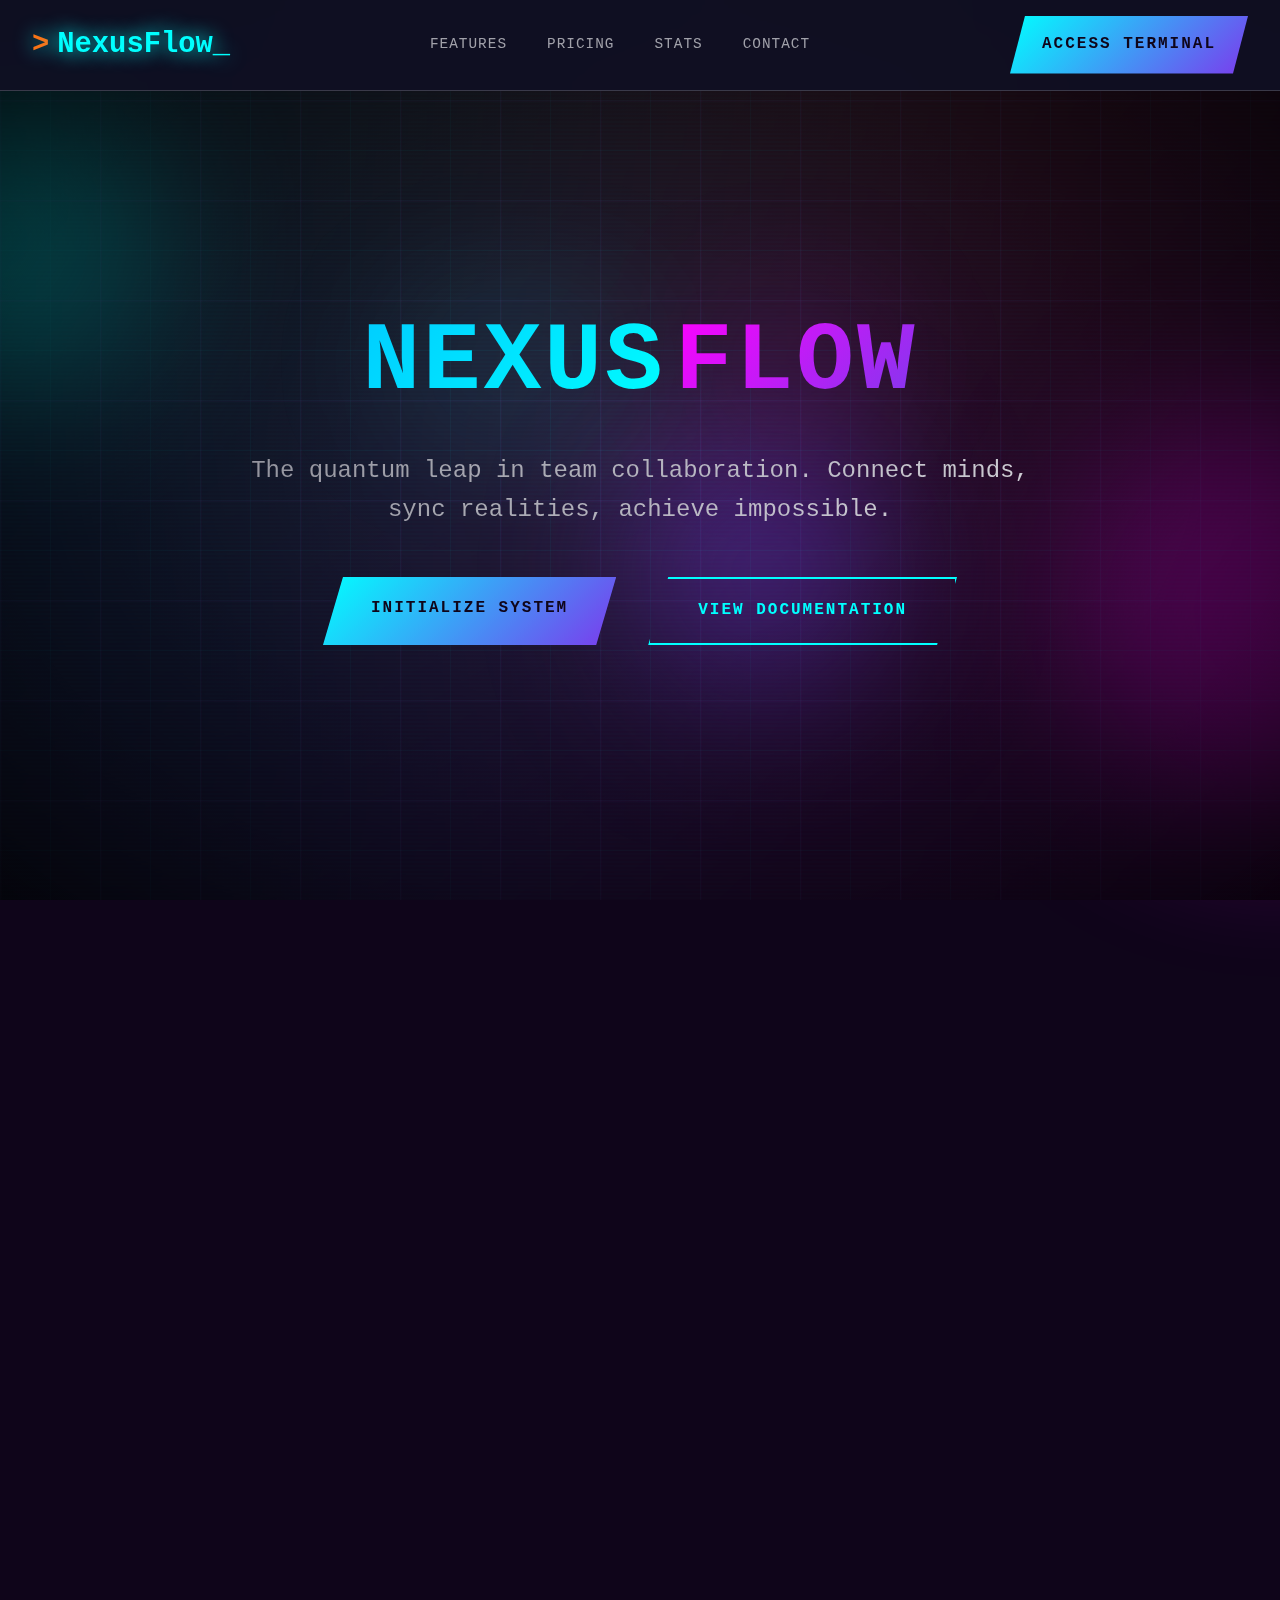
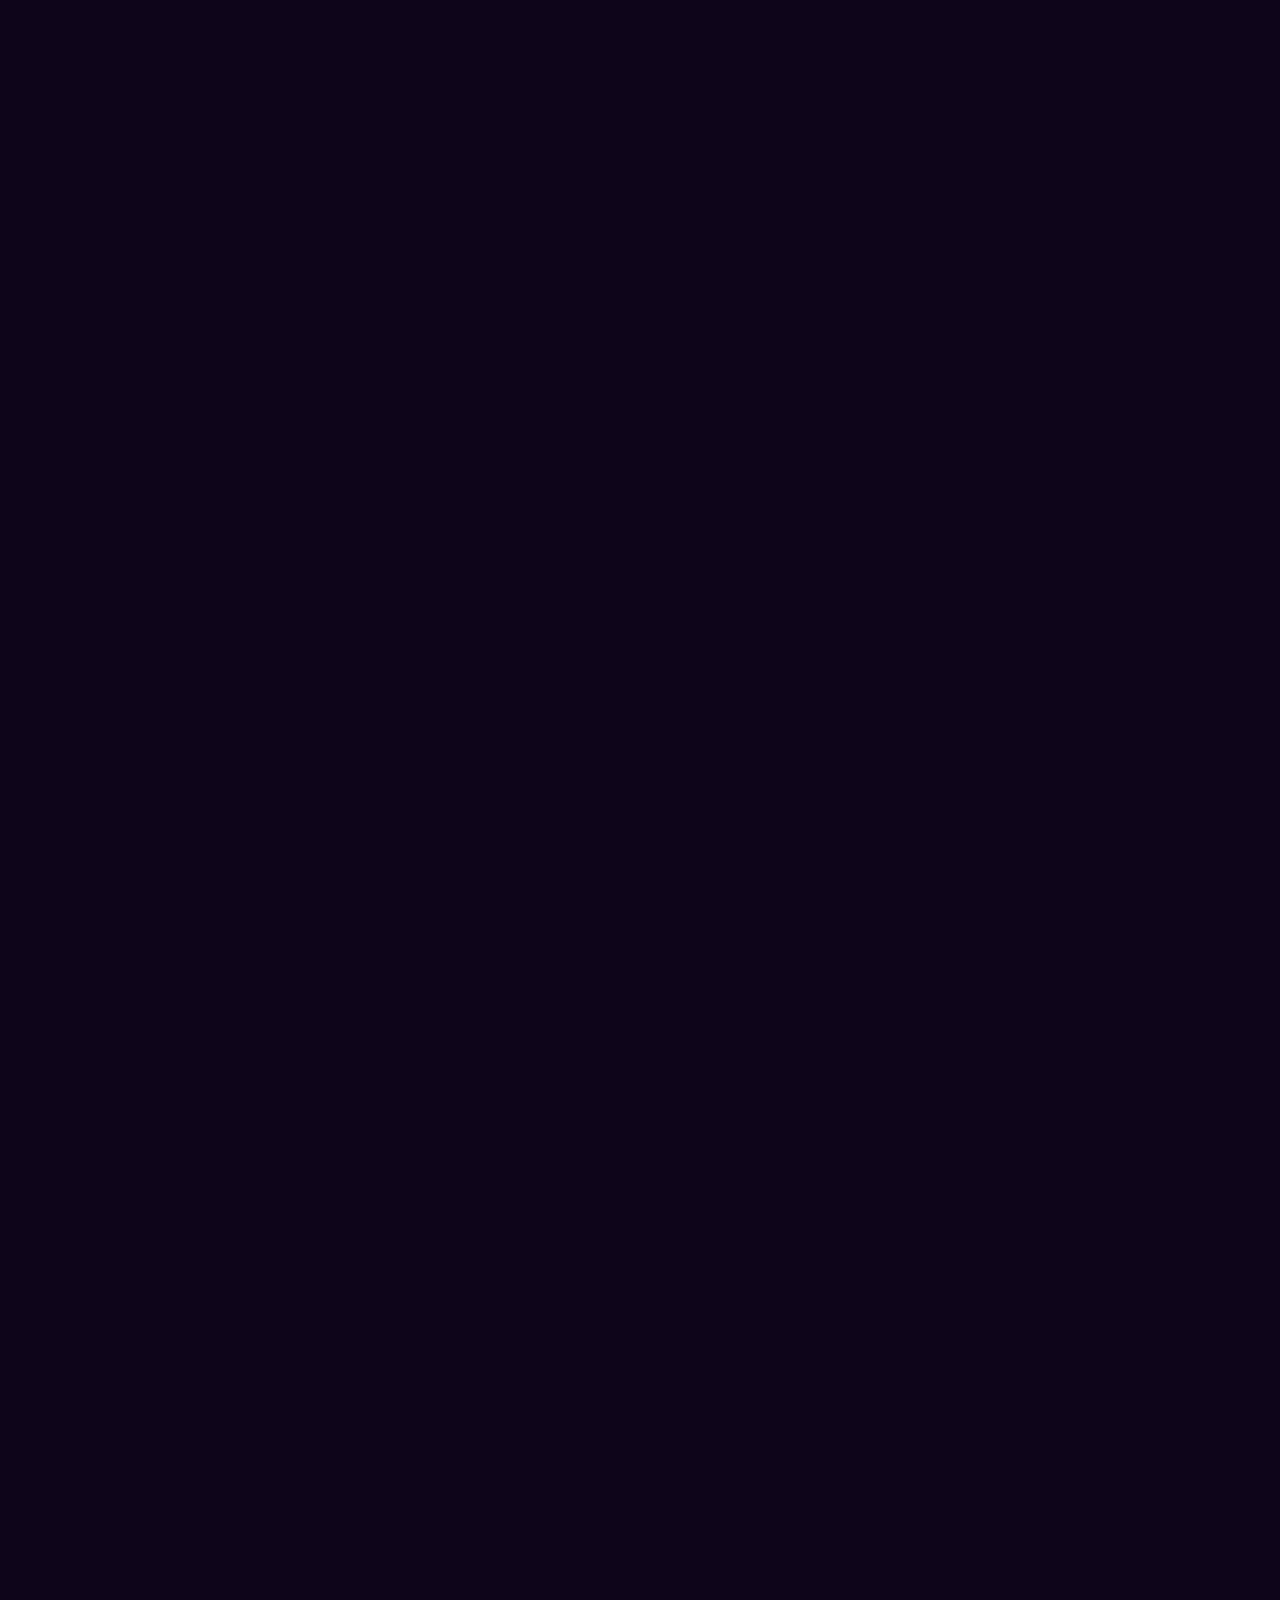
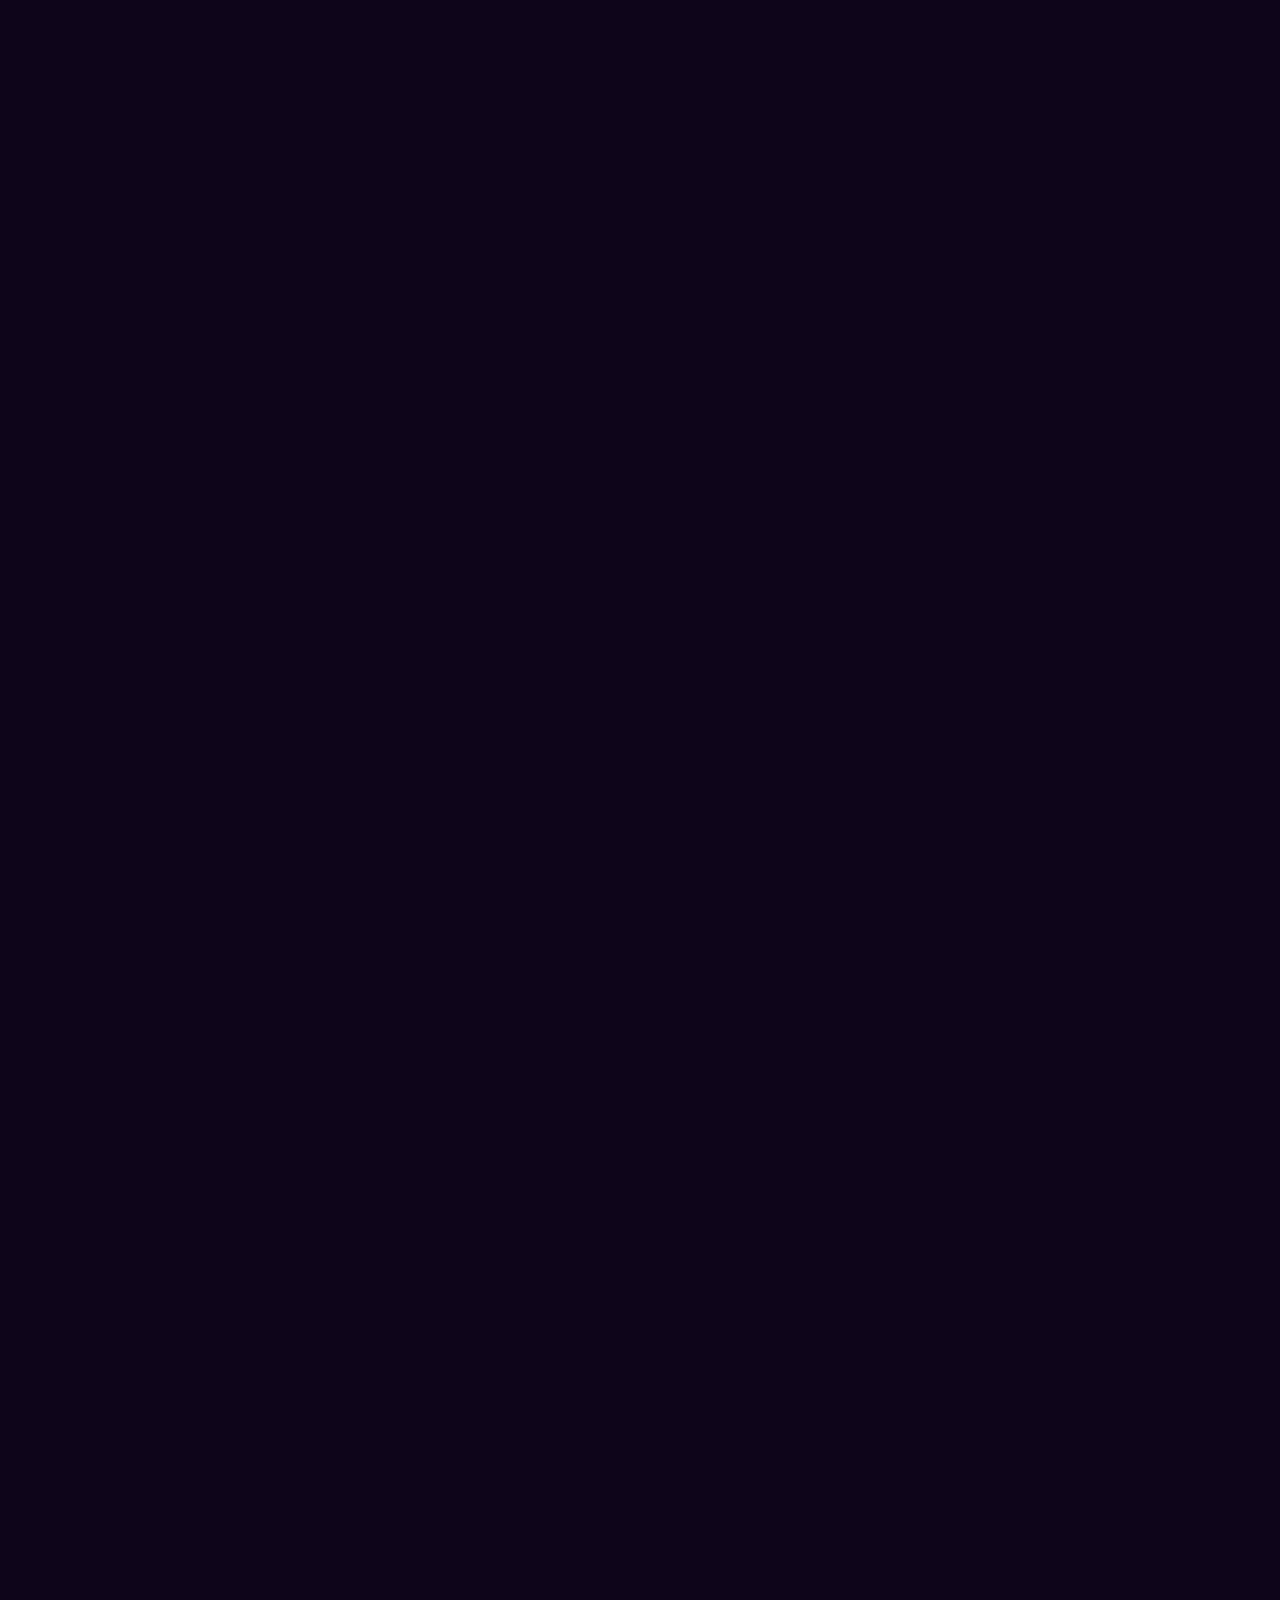
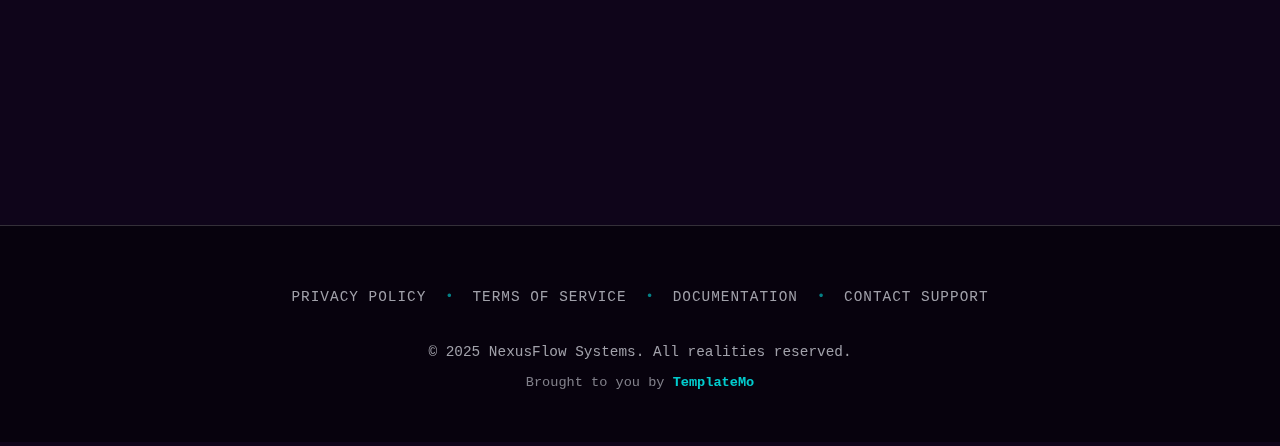
<file: templatemo_594_nexus_flow/index.html>
<!DOCTYPE html>
<html lang="en">
<head>
    <meta charset="UTF-8">
    <meta name="viewport" content="width=device-width, initial-scale=1.0">
    <title>NexusFlow - The Future of Team Collaboration</title>
    <link href="templatemo-nexus-style.css" rel="stylesheet">
<!--

TemplateMo 594 nexus flow

https://templatemo.com/tm-594-nexus-flow

-->
</head>
<body id="top">
    <!-- Enhanced Background Elements -->
    <div class="cyber-bg">
        <div class="cyber-gradient"></div>
        <div class="matrix-rain" id="matrixRain"></div>
    </div>
    
    <div class="particles" id="particlesContainer"></div>
    
    <div class="data-streams" id="dataStreams"></div>
    
    <div class="orb orb1"></div>
    <div class="orb orb2"></div>
    <div class="orb orb3"></div>
    
    <div class="grid-overlay">
        <div class="grid-lines"></div>
        <div class="grid-glow"></div>
    </div>
    
    <div class="scanlines"></div>
    <div class="noise-overlay"></div>
    
    <!-- Navigation -->
    <nav>
        <div class="nav-container">
            <a href="#top" class="logo">NexusFlow</a>
            <ul class="nav-links">
                <li><a href="#features">Features</a></li>
                <li><a href="#pricing">Pricing</a></li>
                <li><a href="#stats">Stats</a></li>
                <li><a href="#contact">Contact</a></li>
            </ul>
            <div class="nav-bottom">
                <a href="#" class="cyber-button">Access Terminal</a>
            </div>
            <button class="mobile-menu-button" id="mobileMenuBtn">
                <div class="hamburger">
                    <span></span>
                    <span></span>
                    <span></span>
                </div>
            </button>
        </div>
    </nav>

    <!-- Mobile Menu -->
    <div class="mobile-menu-overlay" id="mobileMenuOverlay"></div>
    <div class="mobile-menu" id="mobileMenu">
        <div class="mobile-menu-header">
            <a href="#top" class="mobile-menu-logo">NexusFlow</a>
            <button class="mobile-menu-close" id="mobileMenuClose">✕</button>
        </div>
        <div class="mobile-menu-cta">
            <a href="#" class="cyber-button">Access Terminal</a>
        </div>
        <nav class="mobile-menu-nav">
            <ul>
                <li><a href="#features">Features</a></li>
                <li><a href="#pricing">Pricing</a></li>
                <li><a href="#stats">Stats</a></li>
                <li><a href="#contact">Contact</a></li>
            </ul>
        </nav>
    </div>

    <!-- Hero Section -->
    <section class="hero">
        <div class="hero-container">
            <h1 class="hero-title">
                <span class="hero-nexus">NEXUS</span><span class="hero-flow">FLOW</span>
            </h1>
            <p class="hero-subtitle">The quantum leap in team collaboration. Connect minds, sync realities, achieve impossible.</p>
            <div class="hero-buttons">
                <a href="#" class="btn-primary">Initialize System</a>
                <a href="#" class="btn-secondary">View Documentation</a>
            </div>
        </div>
    </section>

    <!-- Stats Section -->
    <section class="stats fade-up" id="stats">
        <div class="stats-container">
            <div class="stats-grid">
                <div class="stat-item">
                    <span class="stat-number">50K+</span>
                    <span class="stat-label">Active Users</span>
                </div>
                <div class="stat-item">
                    <span class="stat-number">99.9%</span>
                    <span class="stat-label">Uptime</span>
                </div>
                <div class="stat-item">
                    <span class="stat-number">500M+</span>
                    <span class="stat-label">Tasks Processed</span>
                </div>
                <div class="stat-item">
                    <span class="stat-number">180+</span>
                    <span class="stat-label">Countries</span>
                </div>
            </div>
        </div>
    </section>

    <!-- Features Section -->
    <section class="features fade-up" id="features">
        <div class="features-container">
            <div class="section-header">
                <h2 class="section-title">Core Systems</h2>
                <p class="section-subtitle">Advanced modules designed for maximum efficiency and seamless integration</p>
            </div>
            
            <div class="features-grid">
                <div class="feature-card">
                    <div class="feature-icon">⚡</div>
                    <h3>Quantum Processing</h3>
                    <p>Experience lightning-fast data processing with our quantum-inspired algorithms that handle complex workflows in microseconds.</p>
                </div>
                
                <div class="feature-card">
                    <div class="feature-icon">🔮</div>
                    <h3>Neural Networks</h3>
                    <p>AI-powered decision making that learns from your team's patterns and optimizes collaboration in real-time.</p>
                </div>
                
                <div class="feature-card">
                    <div class="feature-icon">🌐</div>
                    <h3>Holographic Interface</h3>
                    <p>Immersive 3D workspace that transcends traditional boundaries, bringing remote teams into a shared reality.</p>
                </div>
                
                <div class="feature-card">
                    <div class="feature-icon">🛡️</div>
                    <h3>Quantum Encryption</h3>
                    <p>Military-grade security protocols with quantum encryption that makes your data literally impossible to breach.</p>
                </div>
                
                <div class="feature-card">
                    <div class="feature-icon">🚀</div>
                    <h3>Hyperdrive Sync</h3>
                    <p>Instantaneous synchronization across all devices and platforms with zero latency, no matter the distance.</p>
                </div>
                
                <div class="feature-card">
                    <div class="feature-icon">🎯</div>
                    <h3>Mind Reading Analytics</h3>
                    <p>Predictive analytics so advanced, it anticipates your team's needs before they even know what they need.</p>
                </div>
            </div>
        </div>
    </section>

    <!-- Pricing Section -->
    <section class="pricing fade-up" id="pricing">
        <div class="pricing-container">
            <div class="section-header">
                <h2 class="section-title">Access Levels</h2>
                <p class="section-subtitle">Choose your gateway to the future of collaboration</p>
            </div>
            
            <div class="pricing-grid">
                <div class="pricing-card">
                    <div class="plan-name">Initiate</div>
                    <div class="plan-price">$49</div>
                    <div class="plan-period">per neural link</div>
                    <ul class="plan-features">
                        <li>Basic quantum processing</li>
                        <li>5 holographic workspaces</li>
                        <li>Standard encryption</li>
                        <li>Community support matrix</li>
                        <li>Reality sync enabled</li>
                    </ul>
                    <a href="#" class="btn-secondary">Enter System</a>
                </div>
                
                <div class="pricing-card featured">
                    <div class="plan-name">Nexus</div>
                    <div class="plan-price">$149</div>
                    <div class="plan-period">per neural link</div>
                    <ul class="plan-features">
                        <li>Advanced quantum algorithms</li>
                        <li>Unlimited holo-workspaces</li>
                        <li>Quantum encryption fortress</li>
                        <li>Priority neural support</li>
                        <li>Mind-reading analytics</li>
                        <li>Hyperdrive sync protocol</li>
                    </ul>
                    <a href="#" class="btn-primary">Jack In</a>
                </div>
                
                <div class="pricing-card">
                    <div class="plan-name">Transcend</div>
                    <div class="plan-price">$399</div>
                    <div class="plan-period">per neural link</div>
                    <ul class="plan-features">
                        <li>Infinite processing power</li>
                        <li>Custom reality matrices</li>
                        <li>Temporal encryption layers</li>
                        <li>Direct neural interface</li>
                        <li>Predictive consciousness</li>
                        <li>Quantum entanglement sync</li>
                    </ul>
                    <a href="#" class="btn-secondary">Ascend</a>
                </div>
            </div>
        </div>
    </section>

    <!-- Contact Section -->
    <section class="contact fade-up" id="contact">
        <div class="contact-container">
            <div class="section-header">
                <h2 class="section-title">Initialize Contact</h2>
                <p class="section-subtitle">Send a transmission through the neural network</p>
            </div>
            
            <div class="contact-form-wrapper">
                <div class="contact-form">
                    <div class="form-group">
                        <label for="name">Neural ID</label>
                        <input type="text" id="name" name="name" placeholder="Enter your designation" required>
                    </div>
                    
                    <div class="form-group">
                        <label for="email">Quantum Address</label>
                        <input type="email" id="email" name="email" placeholder="your.id@nexusflow.com" required>
                    </div>
                    
                    <div class="form-group">
                        <label for="message">Transmission</label>
                        <textarea id="message" name="message" rows="5" placeholder="Compose your message to the network..." required></textarea>
                    </div>
                    
                    <button type="submit" class="btn-primary btn-submit">Transmit Message</button>
                </div>
            </div>
        </div>
    </section>

    <!-- Footer -->
    <footer class="footer">
        <div class="footer-content">
            <div class="footer-links">
                <a href="#">Privacy Policy</a>
                <span class="footer-separator">•</span>
                <a href="#">Terms of Service</a>
                <span class="footer-separator">•</span>
                <a href="#">Documentation</a>
                <span class="footer-separator">•</span>
                <a href="#">Contact Support</a>
            </div>
            <div class="footer-bottom">
                <p>&copy; 2025 NexusFlow Systems. All realities reserved.</p>
                <p class="footer-credit">Brought to you by <a href="https://templatemo.com" target="_blank" rel="noopener nofollow">TemplateMo</a></p>
            </div>
        </div>
    </footer>

    <script src="templatemo-nexus-scripts.js"></script>
</body>
</html>
</file>
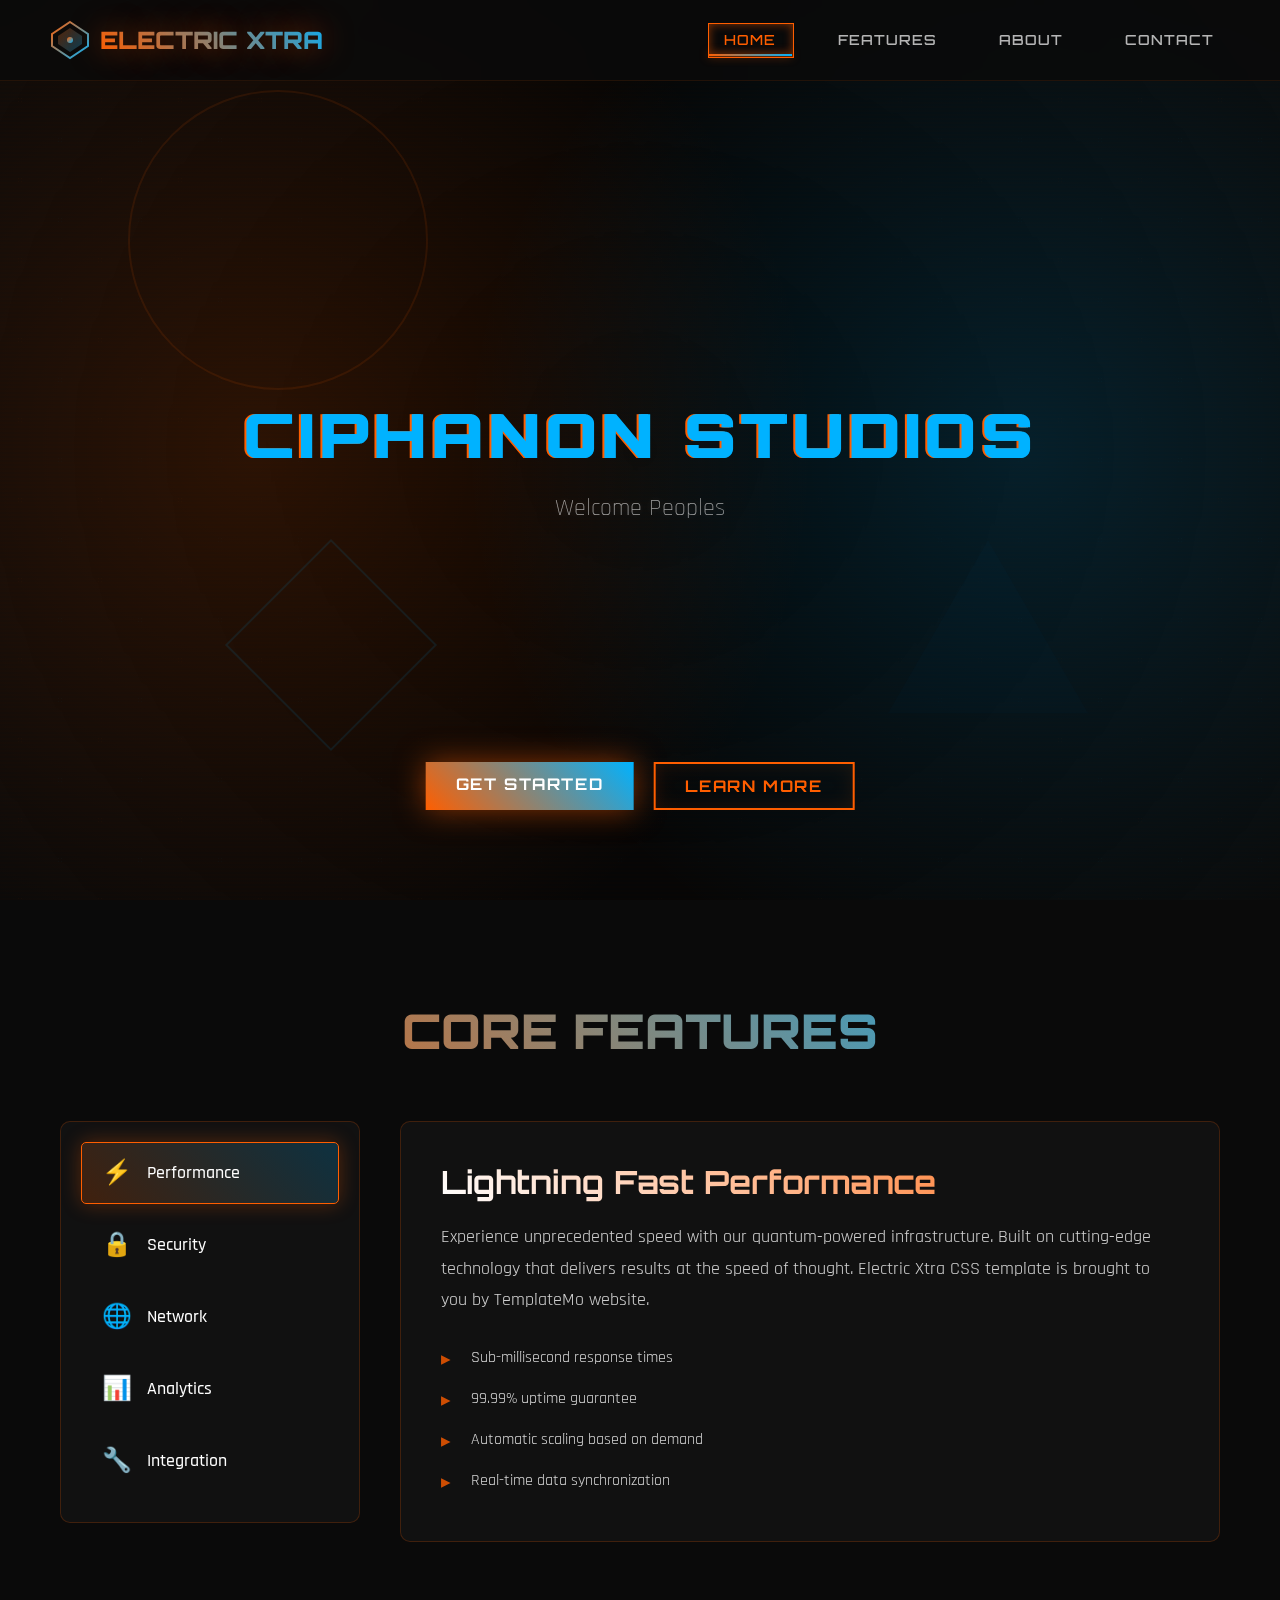
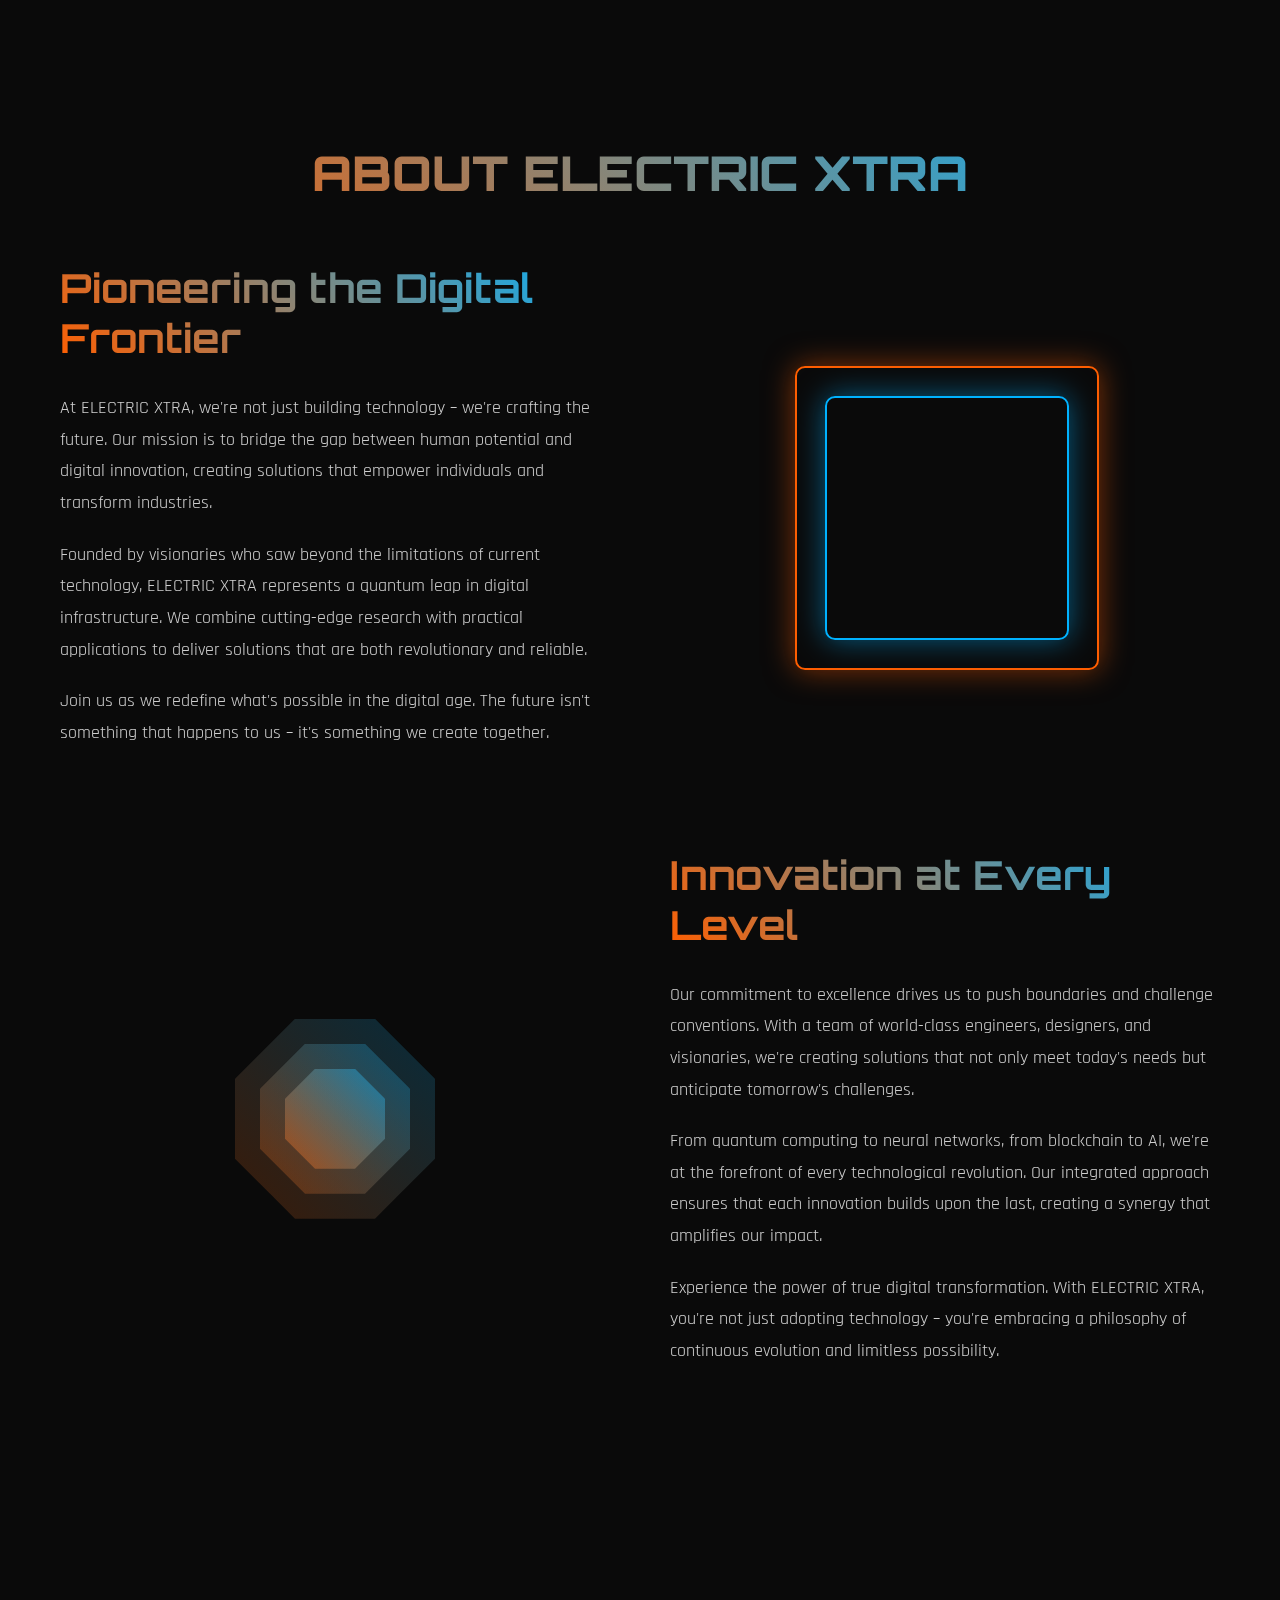
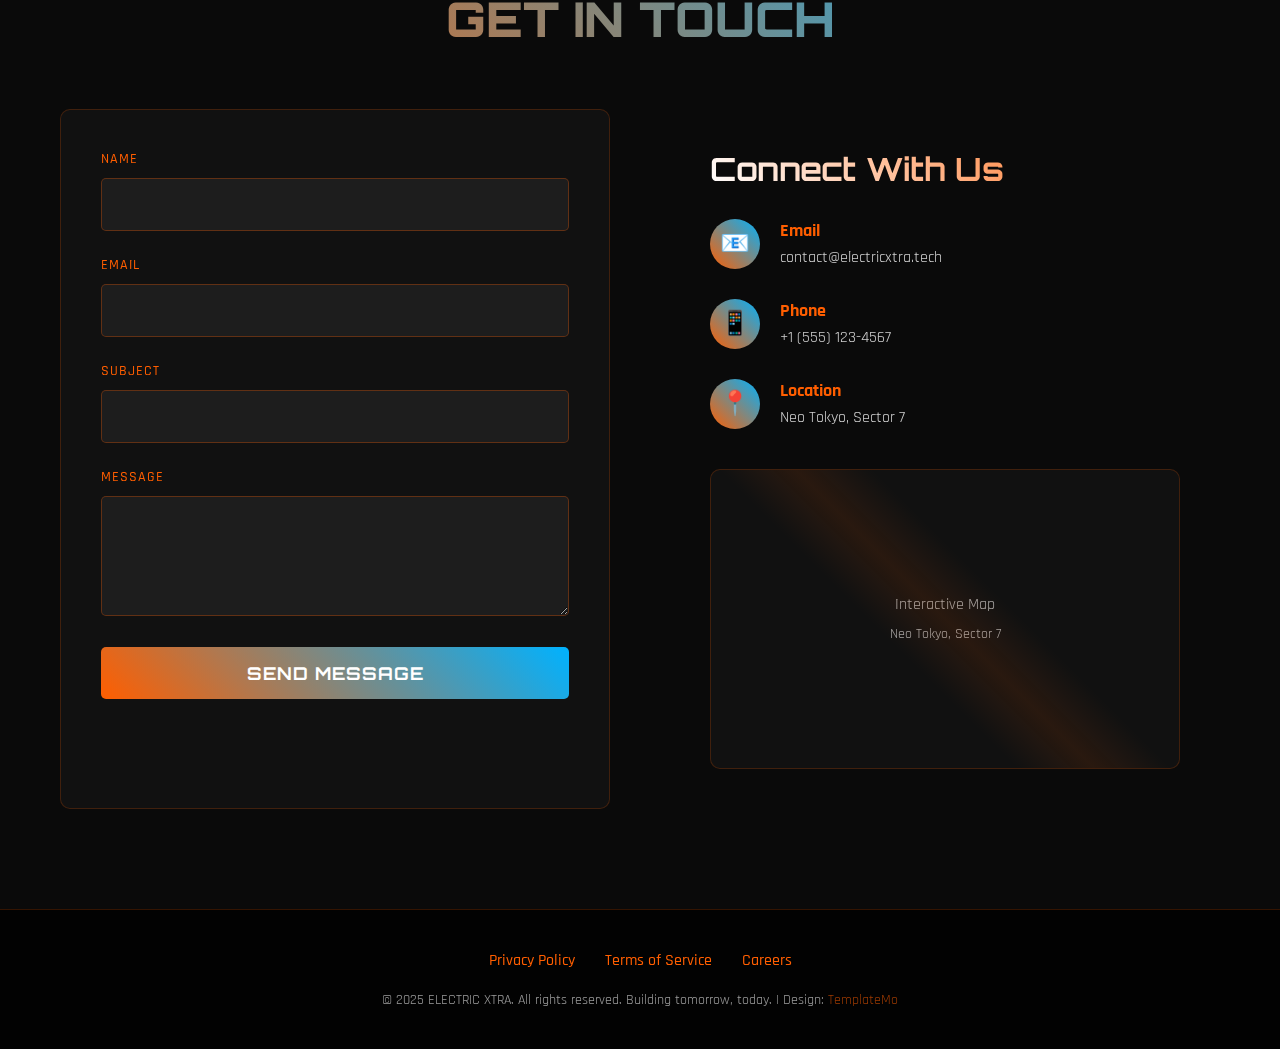
<file: templatemo_596_electric_xtra/index.html>
<!DOCTYPE html>
<html lang="en">
<head>
    <meta charset="UTF-8">
    <meta name="viewport" content="width=device-width, initial-scale=1.0">
    <title>ELECTRIC XTRA - Cyberpunk Landing Page by TemplateMo</title>
    <link href="https://fonts.googleapis.com/css2?family=Orbitron:wght@400;700;900&family=Rajdhani:wght@300;400;500;700&display=swap" rel="stylesheet">
    <link href="templatemo-electric-xtra.css" rel="stylesheet">
<!--

TemplateMo 596 Electric Xtra

https://templatemo.com/tm-596-electric-xtra

-->
</head>
<body>
    <!-- Animated Grid Background -->
    <div class="grid-bg"></div>
    <div class="gradient-overlay"></div>
    <div class="scanlines"></div>

    <!-- Animated Shapes -->
    <div class="shapes-container">
        <div class="shape shape-circle"></div>
        <div class="shape shape-triangle"></div>
        <div class="shape shape-square"></div>
    </div>

    <!-- Floating Particles -->
    <div id="particles"></div>

    <!-- Navigation -->
    <nav id="navbar">
        <div class="nav-container">
            <a href="#home" class="logo-link">
                <svg class="logo-svg" viewBox="0 0 40 40" xmlns="http://www.w3.org/2000/svg">
                    <defs>
                        <linearGradient id="logoGradient" x1="0%" y1="0%" x2="100%" y2="100%">
                            <stop offset="0%" style="stop-color:#FF5E00;stop-opacity:1" />
                            <stop offset="100%" style="stop-color:#00B2FF;stop-opacity:1" />
                        </linearGradient>
                    </defs>
                    <polygon points="20,2 38,14 38,26 20,38 2,26 2,14" fill="none" stroke="url(#logoGradient)" stroke-width="2"/>
                    <polygon points="20,8 32,16 32,24 20,32 8,24 8,16" fill="url(#logoGradient)" opacity="0.3"/>
                    <circle cx="20" cy="20" r="3" fill="url(#logoGradient)"/>
                </svg>
                <span class="logo-text">ELECTRIC XTRA</span>
            </a>
            <ul class="nav-links" id="navLinks">
                <li><a href="#home" class="nav-link">Home</a></li>
                <li><a href="#features" class="nav-link">Features</a></li>
                <li><a href="#about" class="nav-link">About</a></li>
                <li><a href="#contact" class="nav-link">Contact</a></li>
            </ul>
            <div class="menu-toggle" id="menuToggle">
                <span></span>
                <span></span>
                <span></span>
            </div>
        </div>
    </nav>

    <!-- Hero Section -->
    <section class="hero" id="home">
        <div class="hero-content">
            <div class="text-rotator">
                <div class="text-set active">
                    <h1 class="glitch-text" data-text="FUTURE IS NOW">CiphAnon Studios</h1>
                    <p class="subtitle">Welcome Peoples</p>
                </div>
                <div class="text-set">
                    <h1 class="glitch-text" data-text="BEYOND LIMITS">Bypass School</h1>
                    <p class="subtitle">to Ez fr</p>
                </div>
                <div class="text-set">
                    <h1 class="glitch-text" data-text="ELECTRIC DREAMS">School Cure Fr</h1>
                    <p class="subtitle">Best Way To Bypass School Restrictions!</p>
                </div>
            </div>
        </div>
        <div class="cta-container">
            <a href="#features" class="cta-button cta-primary">Get Started</a>
            <a href="#about" class="cta-button cta-secondary">Learn More</a>
        </div>
    </section>

    <!-- Features Section with Tabs -->
    <section class="features" id="features">
        <h2 class="section-title">Core Features</h2>
        <div class="features-container">
            <div class="feature-tabs">
                <div class="tab-item active" data-tab="performance">
                    <span class="tab-icon">⚡</span>
                    <span>Performance</span>
                </div>
                <div class="tab-item" data-tab="security">
                    <span class="tab-icon">🔒</span>
                    <span>Security</span>
                </div>
                <div class="tab-item" data-tab="network">
                    <span class="tab-icon">🌐</span>
                    <span>Network</span>
                </div>
                <div class="tab-item" data-tab="analytics">
                    <span class="tab-icon">📊</span>
                    <span>Analytics</span>
                </div>
                <div class="tab-item" data-tab="integration">
                    <span class="tab-icon">🔧</span>
                    <span>Integration</span>
                </div>
            </div>
            <div class="feature-content">
                <div class="content-panel active" id="performance">
                    <h3>Lightning Fast Performance</h3>
                    <p>Experience unprecedented speed with our quantum-powered infrastructure. Built on cutting-edge technology that delivers results at the speed of thought. Electric Xtra CSS template is brought to you by TemplateMo website.</p>
                    <ul class="feature-list">
                        <li>Sub-millisecond response times</li>
                        <li>99.99% uptime guarantee</li>
                        <li>Automatic scaling based on demand</li>
                        <li>Real-time data synchronization</li>
                    </ul>
                </div>
                <div class="content-panel" id="security">
                    <h3>Military-Grade Security</h3>
                    <p>Your data is protected by the most advanced encryption protocols available. Multi-layered security ensures complete protection against cyber threats. You may tell your friends about TemplateMo free css website and how easy it is.</p>
                    <ul class="feature-list">
                        <li>256-bit AES encryption</li>
                        <li>Biometric authentication</li>
                        <li>Zero-knowledge architecture</li>
                        <li>Real-time threat detection</li>
                        <li>Automated security updates</li>
                    </ul>
                </div>
                <div class="content-panel" id="network">
                    <h3>Global Neural Network</h3>
                    <p>Connect to our worldwide infrastructure that spans across continents. Seamless integration with existing systems and future-proof architecture.</p>
                    <ul class="feature-list">
                        <li>200+ global data centers</li>
                        <li>Intelligent routing algorithms</li>
                        <li>Cross-platform compatibility</li>
                        <li>5G and satellite connectivity</li>
                        <li>Decentralized architecture</li>
                    </ul>
                </div>
                <div class="content-panel" id="analytics">
                    <h3>Advanced Analytics</h3>
                    <p>Harness the power of AI-driven insights to make data-driven decisions. Real-time analytics and predictive modeling at your fingertips.</p>
                    <ul class="feature-list">
                        <li>Machine learning algorithms</li>
                        <li>Predictive analytics</li>
                        <li>Custom dashboard creation</li>
                        <li>Real-time data visualization</li>
                        <li>Automated reporting</li>
                    </ul>
                </div>
                <div class="content-panel" id="integration">
                    <h3>Seamless Integration</h3>
                    <p>Connect with thousands of apps and services through our universal API. Built to work with your existing tools and workflows.</p>
                    <ul class="feature-list">
                        <li>RESTful API architecture</li>
                        <li>WebSocket support</li>
                        <li>SDK for major platforms</li>
                        <li>One-click integrations</li>
                        <li>Custom webhook support</li>
                    </ul>
                </div>
            </div>
        </div>
    </section>

    <!-- About Section -->
    <section class="about" id="about">
        <h2 class="section-title">About Electric Xtra</h2>
        <div class="about-content">
            <div class="about-text">
                <h2>Pioneering the Digital Frontier</h2>
                <p>At ELECTRIC XTRA, we're not just building technology – we're crafting the future. Our mission is to bridge the gap between human potential and digital innovation, creating solutions that empower individuals and transform industries.</p>
                <p>Founded by visionaries who saw beyond the limitations of current technology, ELECTRIC XTRA represents a quantum leap in digital infrastructure. We combine cutting-edge research with practical applications to deliver solutions that are both revolutionary and reliable.</p>
                <p>Join us as we redefine what's possible in the digital age. The future isn't something that happens to us – it's something we create together.</p>
            </div>
            <div class="about-visual">
                <div class="about-graphic"></div>
            </div>
        </div>
        
        <!-- Second row with reversed layout -->
        <div class="about-content" style="margin-top: 80px;">
            <div class="about-visual">
                <div class="about-graphic-alt">
                    <div class="hexagon"></div>
                    <div class="hexagon"></div>
                    <div class="hexagon"></div>
                </div>
            </div>
            <div class="about-text">
                <h2>Innovation at Every Level</h2>
                <p>Our commitment to excellence drives us to push boundaries and challenge conventions. With a team of world-class engineers, designers, and visionaries, we're creating solutions that not only meet today's needs but anticipate tomorrow's challenges.</p>
                <p>From quantum computing to neural networks, from blockchain to AI, we're at the forefront of every technological revolution. Our integrated approach ensures that each innovation builds upon the last, creating a synergy that amplifies our impact.</p>
                <p>Experience the power of true digital transformation. With ELECTRIC XTRA, you're not just adopting technology – you're embracing a philosophy of continuous evolution and limitless possibility.</p>
            </div>
        </div>
    </section>

    <!-- Contact Section -->
    <section class="contact" id="contact">
        <h2 class="section-title">Get In Touch</h2>
        <div class="contact-container">
            <div class="contact-form">
                <form id="contactForm">
                    <div class="form-group">
                        <label for="name">Name</label>
                        <input type="text" id="name" name="name" required>
                    </div>
                    <div class="form-group">
                        <label for="email">Email</label>
                        <input type="email" id="email" name="email" required>
                    </div>
                    <div class="form-group">
                        <label for="subject">Subject</label>
                        <input type="text" id="subject" name="subject" required>
                    </div>
                    <div class="form-group">
                        <label for="message">Message</label>
                        <textarea id="message" name="message" required></textarea>
                    </div>
                    <button type="submit" class="submit-btn">Send Message</button>
                </form>
            </div>
            <div class="contact-info">
                <h3>Connect With Us</h3>
                <div class="info-item">
                    <div class="info-icon">📧</div>
                    <div class="info-details">
                        <h4>Email</h4>
                        <p>contact@electricxtra.tech</p>
                    </div>
                </div>
                <div class="info-item">
                    <div class="info-icon">📱</div>
                    <div class="info-details">
                        <h4>Phone</h4>
                        <p>+1 (555) 123-4567</p>
                    </div>
                </div>
                <div class="info-item">
                    <div class="info-icon">📍</div>
                    <div class="info-details">
                        <h4>Location</h4>
                        <p>Neo Tokyo, Sector 7</p>
                    </div>
                </div>
                <div class="map-container">
                    <div class="map-placeholder">
                        <p>Interactive Map</p>
                        <p style="font-size: 0.9rem; margin-top: 10px;">Neo Tokyo, Sector 7</p>
                    </div>
                    <div class="map-overlay"></div>
                </div>
            </div>
        </div>
    </section>

    <!-- Footer -->
    <footer>
        <div class="footer-content">
            <div class="footer-links">
                <a href="#privacy">Privacy Policy</a>
                <a href="#terms">Terms of Service</a>
                <a href="#careers">Careers</a>
            </div>
            <p class="copyright">© 2025 ELECTRIC XTRA. All rights reserved. Building tomorrow, today. | Design: <a href="https://templatemo.com" target="_blank" rel="nofollow noopener">TemplateMo</a></p>
        </div>
    </footer>
<script src="templatemo-electric-scripts.js"></script>
</body>

</html>
</file>
<file: templatemo_594_nexus_flow/templatemo-nexus-style.css>
/*

TemplateMo 594 nexus flow

https://templatemo.com/tm-594-nexus-flow

*/

@charset "utf-8";
/* CSS Document */

 * {
            margin: 0;
            padding: 0;
            box-sizing: border-box;
        }

        :root {
            --primary-grey: #e5e7eb;
            --primary-orange: #f97316;
            --primary-purple: #7c3aed;
            --secondary-amber: #fbbf24;
            --dark-bg: #1a0b2e;
            --darker-bg: #0f051a;
            --card-bg: rgba(229, 231, 235, 0.03);
            --border-color: rgba(229, 231, 235, 0.2);
            --text-primary: #ffffff;
            --text-secondary: #a1a1aa;
            --primary-cyan: #00ffff;
            --primary-pink: #ff00ff;
        }

        body {
            font-family: 'JetBrains Mono', 'Fira Code', monospace;
            background: var(--darker-bg);
            color: var(--text-primary);
            line-height: 1.6;
            overflow-x: hidden;
        }

        /* Enhanced Cyberpunk Background */
        .cyber-bg {
            position: fixed;
            top: 0;
            left: 0;
            width: 100%;
            height: 100%;
            background: var(--darker-bg);
            overflow: hidden;
            z-index: -5;
        }

        /* Animated gradient background */
        .cyber-gradient {
            position: absolute;
            top: -50%;
            left: -50%;
            width: 200%;
            height: 200%;
            background: 
                radial-gradient(circle at 20% 30%, rgba(0, 255, 255, 0.15) 0%, transparent 50%),
                radial-gradient(circle at 80% 70%, rgba(255, 0, 255, 0.15) 0%, transparent 50%),
                radial-gradient(circle at 40% 80%, rgba(124, 58, 237, 0.15) 0%, transparent 50%),
                radial-gradient(circle at 60% 20%, rgba(249, 115, 22, 0.15) 0%, transparent 50%);
            animation: gradientRotate 30s linear infinite;
            filter: blur(40px);
        }

        @keyframes gradientRotate {
            0% { transform: rotate(0deg) scale(1); }
            50% { transform: rotate(180deg) scale(1.2); }
            100% { transform: rotate(360deg) scale(1); }
        }

        /* Matrix rain effect */
        .matrix-rain {
            position: absolute;
            top: 0;
            left: 0;
            width: 100%;
            height: 100%;
            overflow: hidden;
            opacity: 0.15;
        }

        .matrix-column {
            position: absolute;
            top: -100vh;
            font-family: 'Courier New', monospace;
            font-size: 14px;
            color: var(--primary-cyan);
            text-shadow: 0 0 5px var(--primary-cyan);
            animation: matrixFall linear infinite;
            writing-mode: vertical-rl;
            text-orientation: upright;
            background: linear-gradient(to bottom, transparent 0%, var(--primary-cyan) 50%, transparent 100%);
            -webkit-background-clip: text;
            background-clip: text;
            -webkit-text-fill-color: transparent;
        }

        .matrix-column:nth-child(3n) {
            color: var(--primary-pink);
            text-shadow: 0 0 5px var(--primary-pink);
            background: linear-gradient(to bottom, transparent 0%, var(--primary-pink) 50%, transparent 100%);
        }

        .matrix-column:nth-child(5n) {
            color: var(--primary-purple);
            text-shadow: 0 0 5px var(--primary-purple);
            background: linear-gradient(to bottom, transparent 0%, var(--primary-purple) 50%, transparent 100%);
        }

        @keyframes matrixFall {
            0% { transform: translateY(0); }
            100% { transform: translateY(200vh); }
        }

        /* Animated grid overlay */
        .grid-overlay {
            position: fixed;
            top: 0;
            left: 0;
            width: 100%;
            height: 100%;
            z-index: -2;
        }

        .grid-lines {
            position: absolute;
            top: 0;
            left: 0;
            width: 100%;
            height: 100%;
            background-image: 
                linear-gradient(rgba(0, 255, 255, 0.05) 1px, transparent 1px),
                linear-gradient(90deg, rgba(0, 255, 255, 0.05) 1px, transparent 1px);
            background-size: 50px 50px;
            animation: gridMove 20s linear infinite;
        }

        .grid-glow {
            position: absolute;
            top: 0;
            left: 0;
            width: 100%;
            height: 100%;
            background-image: 
                linear-gradient(rgba(255, 0, 255, 0.03) 2px, transparent 2px),
                linear-gradient(90deg, rgba(255, 0, 255, 0.03) 2px, transparent 2px);
            background-size: 100px 100px;
            animation: gridMove 30s linear infinite reverse;
        }

        @keyframes gridMove {
            0% { transform: translate(0, 0); }
            100% { transform: translate(50px, 50px); }
        }

        /* Floating particles */
        .particles {
            position: fixed;
            top: 0;
            left: 0;
            width: 100%;
            height: 100%;
            overflow: hidden;
            z-index: -3;
        }

        .particle {
            position: absolute;
            width: 4px;
            height: 4px;
            background: var(--primary-cyan);
            border-radius: 50%;
            box-shadow: 0 0 10px var(--primary-cyan);
            animation: float 20s infinite;
            opacity: 0;
            transition: transform 0.3s ease, box-shadow 0.3s ease;
        }

        .particle:nth-child(odd) {
            background: var(--primary-pink);
            box-shadow: 0 0 10px var(--primary-pink);
            animation-duration: 25s;
        }

        @keyframes float {
            0% {
                transform: translateY(100vh) translateX(0);
                opacity: 0;
            }
            10% {
                opacity: 1;
            }
            90% {
                opacity: 1;
            }
            100% {
                transform: translateY(-100vh) translateX(100px);
                opacity: 0;
            }
        }

        /* Glowing orbs */
        .orb {
            position: fixed;
            border-radius: 50%;
            filter: blur(80px);
            opacity: 0.5;
            animation: orbFloat 20s ease-in-out infinite;
            pointer-events: none;
            z-index: -4;
        }

        .orb1 {
            width: 300px;
            height: 300px;
            background: var(--primary-cyan);
            top: 10%;
            left: -150px;
            animation-delay: 0s;
        }

        .orb2 {
            width: 400px;
            height: 400px;
            background: var(--primary-pink);
            bottom: 10%;
            right: -200px;
            animation-delay: 5s;
        }

        .orb3 {
            width: 250px;
            height: 250px;
            background: var(--primary-purple);
            top: 50%;
            left: 50%;
            animation-delay: 10s;
        }

        @keyframes orbFloat {
            0%, 100% {
                transform: translate(0, 0) scale(1);
            }
            33% {
                transform: translate(100px, -50px) scale(1.1);
            }
            66% {
                transform: translate(-50px, 100px) scale(0.9);
            }
        }

        /* Scanlines effect */
        .scanlines {
            position: fixed;
            top: 0;
            left: 0;
            width: 100%;
            height: 100%;
            pointer-events: none;
            z-index: -1;
        }

        .scanlines::before {
            content: '';
            position: absolute;
            top: 0;
            left: 0;
            width: 100%;
            height: 100%;
            background: linear-gradient(
                transparent 0%,
                rgba(0, 255, 255, 0.03) 50%,
                transparent 100%
            );
            background-size: 100% 4px;
            animation: scanline 8s linear infinite;
        }

        .scanlines::after {
            content: '';
            position: absolute;
            top: 0;
            left: 0;
            width: 100%;
            height: 100%;
            background: radial-gradient(ellipse at center, transparent 0%, rgba(0, 0, 0, 0.8) 100%);
            pointer-events: none;
        }

        /* Noise texture overlay */
        .noise-overlay {
            position: fixed;
            top: 0;
            left: 0;
            width: 100%;
            height: 100%;
            opacity: 0.03;
            z-index: -1;
            pointer-events: none;
            background-image: 
                repeating-linear-gradient(45deg, transparent, transparent 2px, rgba(255, 255, 255, 0.03) 2px, rgba(255, 255, 255, 0.03) 4px),
                repeating-linear-gradient(-45deg, transparent, transparent 2px, rgba(0, 255, 255, 0.02) 2px, rgba(0, 255, 255, 0.02) 4px);
        }

        @keyframes scanline {
            0% { transform: translateY(-100%); }
            100% { transform: translateY(100%); }
        }

        /* Navigation */
        nav {
            position: fixed;
            top: 0;
            width: 100%;
            padding: 1rem 2rem;
            background: rgba(15, 15, 35, 0.9);
            backdrop-filter: blur(20px);
            border-bottom: 1px solid var(--border-color);
            z-index: 10000;
            transition: all 0.3s ease;
        }

        .nav-container {
            max-width: 1400px;
            margin: 0 auto;
            display: flex;
            justify-content: space-between;
            align-items: center;
        }

        /* Mobile Menu Button */
        .mobile-menu-button {
            display: none;
            background: none;
            border: none;
            color: var(--primary-cyan);
            font-size: 1.5rem;
            cursor: pointer;
            position: relative;
            width: 30px;
            height: 30px;
            transition: all 0.3s ease;
        }

        .mobile-menu-button:hover {
            color: var(--primary-orange);
            transform: scale(1.1);
        }

        .hamburger {
            position: relative;
            width: 25px;
            height: 20px;
            margin: auto;
        }

        .hamburger span {
            display: block;
            position: absolute;
            height: 2px;
            width: 100%;
            background: var(--primary-cyan);
            border-radius: 1px;
            opacity: 1;
            left: 0;
            transform: rotate(0deg);
            transition: all 0.25s ease-in-out;
            box-shadow: 0 0 5px var(--primary-cyan);
            transform-origin: center;
        }

        .hamburger span:nth-child(1) {
            top: 0px;
        }

        .hamburger span:nth-child(2) {
            top: 9px;
        }

        .hamburger span:nth-child(3) {
            top: 18px;
        }

        .mobile-menu-button.active .hamburger span:nth-child(1) {
            top: 9px;
            transform: rotate(135deg);
            background: var(--primary-orange);
        }

        .mobile-menu-button.active .hamburger span:nth-child(2) {
            opacity: 0;
            left: -25px;
        }

        .mobile-menu-button.active .hamburger span:nth-child(3) {
            top: 9px;
            transform: rotate(-135deg);
            background: var(--primary-orange);
        }

        /* Mobile Menu */
        .mobile-menu {
            position: fixed;
            top: 78px;
            right: -100%;
            width: 80%;
            max-width: 350px;
            height: calc(100vh - 78px);
            background: var(--darker-bg);
            backdrop-filter: blur(20px);
            border-left: 2px solid var(--border-color);
            z-index: 9999;
            transition: right 0.4s cubic-bezier(0.23, 1, 0.32, 1);
            overflow-y: auto;
            box-shadow: -10px 0 30px rgba(0, 0, 0, 0.5);
            display: flex;
            flex-direction: column;
        }

        .mobile-menu.active {
            right: 0;
        }

        .mobile-menu-overlay {
            position: fixed;
            top: 0;
            left: 0;
            width: 100%;
            height: 100vh;
            background: rgba(0, 0, 0, 0.7);
            z-index: 9998;
            opacity: 0;
            visibility: hidden;
            transition: all 0.3s ease;
        }

        .mobile-menu-overlay.active {
            opacity: 1;
            visibility: visible;
        }

        .mobile-menu-header {
            padding: 2rem;
            border-bottom: 1px solid var(--border-color);
            display: flex;
            justify-content: space-between;
            align-items: center;
            flex-shrink: 0;
        }

        .mobile-menu-logo {
            font-size: 1.5rem;
            font-weight: 700;
            color: var(--primary-cyan);
            text-shadow: 0 0 15px var(--primary-cyan);
            text-decoration: none;
            display: inline-block;
            transition: all 0.3s ease;
        }

        .mobile-menu-logo::before {
            content: '>';
            margin-right: 0.5rem;
            color: var(--primary-orange);
            transition: all 0.3s ease;
        }

        .mobile-menu-logo::after {
            content: '_';
            animation: blink 1s infinite;
            color: var(--primary-cyan);
        }

        .mobile-menu-logo:hover {
            text-shadow: 0 0 25px var(--primary-cyan);
            transform: scale(1.05);
        }

        .mobile-menu-logo:hover::before {
            margin-right: 0.8rem;
            text-shadow: 0 0 10px var(--primary-orange);
        }

        .mobile-menu-close {
            background: none;
            border: none;
            color: var(--primary-cyan);
            font-size: 1.5rem;
            cursor: pointer;
            width: 30px;
            height: 30px;
            display: flex;
            align-items: center;
            justify-content: center;
            transition: all 0.3s ease;
        }

        .mobile-menu-close:hover {
            color: var(--primary-orange);
            transform: rotate(90deg);
        }

        .mobile-menu-nav {
            padding: 0;
            flex-grow: 1;
        }

        .mobile-menu-nav ul {
            list-style: none;
            padding: 0;
            margin: 0;
        }

        .mobile-menu-nav li {
            margin: 0;
        }

        .mobile-menu-nav a {
            display: block;
            padding: 1.5rem 2rem;
            color: var(--text-secondary);
            text-decoration: none;
            font-weight: 600;
            text-transform: uppercase;
            letter-spacing: 1px;
            font-size: 1.1rem;
            transition: all 0.3s ease;
            position: relative;
            border-bottom: 1px solid rgba(229, 231, 235, 0.1);
        }

        .mobile-menu-nav a:hover {
            color: var(--primary-cyan);
            background: rgba(0, 255, 255, 0.05);
            padding-left: 3rem;
            text-shadow: 0 0 10px var(--primary-cyan);
        }

        .mobile-menu-nav a::before {
            content: '>';
            position: absolute;
            left: 2rem;
            opacity: 0;
            transform: translateX(-10px);
            transition: all 0.3s ease;
            color: var(--primary-orange);
        }

        .mobile-menu-nav a:hover::before {
            opacity: 1;
            transform: translateX(0);
        }

        .mobile-menu-nav li:last-child a {
            border-bottom: none;
        }

        .mobile-menu-cta {
            padding: 2rem;
            flex-shrink: 0;
            border-bottom: 1px solid var(--border-color);
        }

        .cyber-button {
            display: inline-block;
            background: linear-gradient(135deg, var(--primary-cyan), var(--primary-purple));
            color: var(--darker-bg);
            padding: 1rem 2rem;
            text-decoration: none;
            font-weight: 700;
            text-transform: uppercase;
            letter-spacing: 2px;
            transition: all 0.3s ease;
            clip-path: polygon(15px 0%, 100% 0%, calc(100% - 15px) 100%, 0% 100%);
            box-shadow: 0 0 20px rgba(0, 255, 255, 0.3);
            width: 100%;
            text-align: center;
        }

        .cyber-button:hover {
            transform: translateY(-2px);
            box-shadow: 0 0 30px rgba(0, 255, 255, 0.5);
        }

        /* Animation keyframes for mobile menu */
        @keyframes slideInLeft {
            from {
                opacity: 0;
                transform: translateX(20px);
            }
            to {
                opacity: 1;
                transform: translateX(0);
            }
        }

        @keyframes slideInUp {
            from {
                opacity: 0;
                transform: translateY(20px);
            }
            to {
                opacity: 1;
                transform: translateY(0);
            }
        }

        /* Desktop Navigation Layout */
        @media (min-width: 769px) {
            .mobile-menu-button {
                display: none !important;
            }
            
            .nav-container {
                flex-direction: row;
                align-items: center;
                gap: 0;
            }
            
            .nav-top {
                flex: 0 0 auto;
            }
            
            .nav-links {
                flex: 1;
                display: flex;
                flex-direction: row;
                justify-content: center;
                margin: 0 2rem;
                max-width: none;
            }
            
            .nav-links a {
                padding: 0;
                border-bottom: none;
                font-size: 0.9rem;
            }
            
            .nav-links a:hover {
                background: none;
                transform: none;
                padding-left: 0;
            }
            
            .nav-links a::before {
                display: none;
            }
            
            .nav-bottom {
                flex: 0 0 auto;
            }
            
            .cyber-button {
                width: auto;
                max-width: none;
            }
        }

        .logo {
            font-size: 1.8rem;
            font-weight: 700;
            color: var(--primary-cyan);
            text-shadow: 0 0 20px var(--primary-cyan);
            position: relative;
            cursor: pointer;
            text-decoration: none;
            display: inline-block;
            transition: all 0.3s ease;
        }

        .logo:hover {
            text-shadow: 0 0 30px var(--primary-cyan);
            transform: scale(1.05);
        }

        .logo::before {
            content: '>';
            margin-right: 0.5rem;
            color: var(--primary-orange);
            transition: all 0.3s ease;
        }

        .logo:hover::before {
            margin-right: 0.8rem;
            text-shadow: 0 0 10px var(--primary-orange);
        }

        .logo::after {
            content: '_';
            animation: blink 1s infinite;
            color: var(--primary-cyan);
        }

        @keyframes blink {
            0%, 50% { opacity: 1; }
            51%, 100% { opacity: 0; }
        }

        .nav-links {
            display: flex;
            list-style: none;
            gap: 2.5rem;
        }

        .nav-links a {
            color: var(--text-secondary);
            text-decoration: none;
            font-weight: 500;
            transition: all 0.3s ease;
            position: relative;
            text-transform: uppercase;
            font-size: 0.9rem;

            letter-spacing: 1px;
        }

        .nav-links a:hover {
            color: var(--primary-cyan);
            text-shadow: 0 0 10px var(--primary-cyan);
        }

        .nav-links a::before {
            content: '';
            position: absolute;
            bottom: -5px;
            left: 0;
            width: 0;
            height: 2px;
            background: linear-gradient(90deg, var(--primary-cyan), var(--primary-purple));
            transition: width 0.3s ease;
            box-shadow: 0 0 10px var(--primary-cyan);
        }

        .nav-links a:hover::before {
            width: 100%;
        }

        /* Hero Section */
        .hero {
            padding: 150px 2rem 100px;
            text-align: center;
            position: relative;
            min-height: 100vh;
            display: flex;
            align-items: center;
        }

        .hero-container {
            max-width: 1400px;
            margin: 0 auto;
            width: 100%;
        }

        .hero-title {
            font-size: clamp(3rem, 8vw, 6rem);
            font-weight: 900;
            margin-bottom: 2rem;
            text-transform: uppercase;
            letter-spacing: 3px;
            position: relative;
            cursor: pointer;
            line-height: 1.2;
        }

        .hero-nexus {
            background: linear-gradient(135deg, var(--primary-cyan), #00ccff);
            background: -webkit-linear-gradient(135deg, var(--primary-cyan), #00ccff);
            -webkit-background-clip: text;
            background-clip: text;
            -webkit-text-fill-color: transparent;
            display: inline-block;
            transition: all 0.3s ease;
            animation: cyanPulse 3s ease-in-out infinite;
            position: relative;
        }

        .hero-flow {
            background: linear-gradient(135deg, var(--primary-purple), var(--primary-pink));
            background: -webkit-linear-gradient(135deg, var(--primary-purple), var(--primary-pink));
            -webkit-background-clip: text;
            background-clip: text;
            -webkit-text-fill-color: transparent;
            margin-left: 0.1em;
            display: inline-block;
            transition: all 0.3s ease;
            animation: purplePulse 3s ease-in-out infinite;
            animation-delay: 1.5s;
            position: relative;
        }

        @keyframes cyanPulse {
            0%, 100% { 
                filter: brightness(1) drop-shadow(0 0 15px rgba(0, 255, 255, 0.6));
                transform: translateY(0) scale(1);
            }
            50% { 
                filter: brightness(1.1) drop-shadow(0 0 25px rgba(0, 255, 255, 0.8));
                transform: translateY(-2px) scale(1.01);
            }
        }

        @keyframes purplePulse {
            0%, 100% { 
                filter: brightness(1) drop-shadow(0 0 15px rgba(255, 0, 255, 0.6));
                transform: translateY(0) scale(1);
            }
            50% { 
                filter: brightness(1.1) drop-shadow(0 0 25px rgba(255, 0, 255, 0.8));
                transform: translateY(-2px) scale(1.01);
            }
        }

        /* Clean hover effect */
        .hero-title:hover .hero-nexus {
            transform: translateX(-3px) scale(1.02);
            filter: brightness(1.2) drop-shadow(0 0 30px rgba(0, 255, 255, 0.9));
        }

        .hero-title:hover .hero-flow {
            transform: translateX(3px) scale(1.02);
            filter: brightness(1.2) drop-shadow(0 0 30px rgba(255, 0, 255, 0.9));
        }

        /* Subtle background glow for each word */
        .hero-nexus::before {
            content: '';
            position: absolute;
            top: 50%;
            left: 50%;
            transform: translate(-50%, -50%);
            width: 200%;
            height: 200%;
            background: radial-gradient(circle, rgba(0, 255, 255, 0.08) 0%, transparent 60%);
            filter: blur(50px);
            z-index: -1;
            animation: glowPulse 4s ease-in-out infinite;
            pointer-events: none;
        }

        .hero-flow::before {
            content: '';
            position: absolute;
            top: 50%;
            left: 50%;
            transform: translate(-50%, -50%);
            width: 200%;
            height: 200%;
            background: radial-gradient(circle, rgba(255, 0, 255, 0.08) 0%, transparent 60%);
            filter: blur(50px);
            z-index: -1;
            animation: glowPulse 4s ease-in-out infinite;
            animation-delay: 2s;
            pointer-events: none;
        }

        @keyframes glowPulse {
            0%, 100% { opacity: 0.5; transform: translate(-50%, -50%) scale(0.9); }
            50% { opacity: 0.8; transform: translate(-50%, -50%) scale(1); }
        }

        /* Apply animation pause on hover */
        .hero-title:hover .hero-nexus,
        .hero-title:hover .hero-flow {
            animation-play-state: paused;
        }

        /* Border animation */
        .hero-nexus::after,
        .hero-flow::after {
            content: '';
            position: absolute;
            bottom: -10px;
            left: 0;
            width: 0;
            height: 3px;
            transition: width 0.3s ease;
        }

        .hero-nexus::after {
            background: linear-gradient(90deg, var(--primary-cyan), transparent);
        }

        .hero-flow::after {
            background: linear-gradient(90deg, transparent, var(--primary-pink));
            left: auto;
            right: 0;
        }

        .hero-title:hover .hero-nexus::after,
        .hero-title:hover .hero-flow::after {
            width: 100%;
        }

        /* Typing effect for hero text on load */
        @keyframes typeIn {
            0% { 
                opacity: 0;
                transform: translateY(20px);
            }
            100% { 
                opacity: 1;
                transform: translateY(0);
            }
        }

        /* Remove scanner line for cleaner look */

        .hero-subtitle {
            font-size: 1.5rem;
            color: var(--text-secondary);
            margin-bottom: 3rem;
            max-width: 800px;
            margin-left: auto;
            margin-right: auto;
            font-weight: 300;
            opacity: 0.9;
            background: linear-gradient(135deg, var(--text-secondary), var(--primary-grey));
            -webkit-background-clip: text;
            background-clip: text;
            -webkit-text-fill-color: transparent;
        }

        .hero-buttons {
            display: flex;
            gap: 2rem;
            justify-content: center;
            flex-wrap: wrap;
        }

        .btn-primary {
            background: linear-gradient(135deg, var(--primary-cyan), var(--primary-purple));
            color: var(--darker-bg);
            padding: 1.2rem 3rem;
            border: none;
            text-decoration: none;
            font-weight: 700;
            text-transform: uppercase;
            letter-spacing: 2px;
            position: relative;
            overflow: hidden;
            transition: all 0.3s ease;
            clip-path: polygon(20px 0%, 100% 0%, calc(100% - 20px) 100%, 0% 100%);
        }

        .btn-primary:hover {
            transform: translateY(-3px);
            box-shadow: 0 15px 40px rgba(0, 255, 255, 0.4);
        }

        .btn-secondary {
            background: transparent;
            color: var(--primary-cyan);
            padding: 1.2rem 3rem;
            border: 2px solid var(--primary-cyan);
            text-decoration: none;
            font-weight: 700;
            text-transform: uppercase;
            letter-spacing: 2px;
            transition: all 0.3s ease;
            position: relative;
            overflow: hidden;
            clip-path: polygon(20px 0%, 100% 0%, calc(100% - 20px) 100%, 0% 100%);
        }

        .btn-secondary:hover {
            background: var(--primary-cyan);
            color: var(--darker-bg);
            box-shadow: 0 0 30px var(--primary-cyan);
        }

        /* Features Section */
        .features {
            padding: 120px 2rem;
            position: relative;
        }

        .features-container {
            max-width: 1400px;
            margin: 0 auto;
        }

        .section-header {
            text-align: center;
            margin-bottom: 5rem;
        }

        .section-title {
            font-size: 3rem;
            font-weight: 800;
            color: var(--primary-cyan);
            text-transform: uppercase;
            letter-spacing: 2px;
            margin-bottom: 1rem;
            position: relative;
            text-shadow: 0 0 20px rgba(0, 255, 255, 0.5);
        }

        .section-title::after {
            content: '';
            position: absolute;
            bottom: -10px;
            left: 50%;
            transform: translateX(-50%);
            width: 100px;
            height: 3px;
            background: linear-gradient(90deg, var(--primary-cyan), var(--primary-purple));
            box-shadow: 0 0 20px var(--primary-cyan);
        }

        .section-subtitle {
            font-size: 1.2rem;
            color: var(--text-secondary);
            max-width: 600px;
            margin: 0 auto;
        }

        .features-grid {
            display: grid;
            grid-template-columns: repeat(auto-fit, minmax(350px, 1fr));
            gap: 3rem;
        }

        .feature-card {
            background: var(--card-bg);
            border: 1px solid var(--border-color);
            padding: 3rem;
            position: relative;
            transition: all 0.4s ease;
            backdrop-filter: blur(10px);
            clip-path: polygon(20px 0%, 100% 0%, 100% calc(100% - 20px), calc(100% - 20px) 100%, 0% 100%, 0% 20px);
        }

        .feature-card::before {
            content: '';
            position: absolute;
            top: 0;
            left: 0;
            right: 0;
            bottom: 0;
            background: linear-gradient(135deg, var(--primary-cyan), var(--primary-pink));
            opacity: 0;
            transition: opacity 0.3s ease;
            z-index: -1;
        }

        .feature-card:hover {
            transform: translateY(-10px);
            box-shadow: 0 20px 50px rgba(0, 255, 255, 0.2);
        }

        .feature-card:hover::before {
            opacity: 0.1;
        }

        .feature-icon {
            width: 80px;
            height: 80px;
            background: linear-gradient(135deg, var(--primary-cyan), var(--primary-purple));
            display: flex;
            align-items: center;
            justify-content: center;
            margin-bottom: 2rem;
            font-size: 2rem;
            clip-path: polygon(15px 0%, 100% 0%, 100% calc(100% - 15px), calc(100% - 15px) 100%, 0% 100%, 0% 15px);
            box-shadow: 0 0 30px rgba(0, 255, 255, 0.5);
        }

        .feature-card h3 {
            font-size: 1.5rem;
            font-weight: 700;
            color: var(--primary-cyan);
            margin-bottom: 1rem;
            text-transform: uppercase;
            letter-spacing: 1px;
        }

        .feature-card p {
            color: var(--text-secondary);
            line-height: 1.8;
        }

        /* Stats Section */
        .stats {
            padding: 80px 2rem;
            background: rgba(0, 255, 255, 0.02);
            border-top: 1px solid var(--border-color);
            border-bottom: 1px solid var(--border-color);
        }

        .stats-container {
            max-width: 1400px;
            margin: 0 auto;
        }

        .stats-grid {
            display: grid;
            grid-template-columns: repeat(auto-fit, minmax(200px, 1fr));
            gap: 3rem;
            text-align: center;
        }

        .stat-item {
            position: relative;
        }

        .stat-number {
            font-size: 4rem;
            font-weight: 900;
            background: linear-gradient(135deg, var(--primary-cyan), var(--primary-purple));
            -webkit-background-clip: text;
            background-clip: text;
            -webkit-text-fill-color: transparent;
            display: block;
            margin-bottom: 0.5rem;
            filter: drop-shadow(0 0 20px rgba(0, 255, 255, 0.3));
        }

        .stat-label {
            font-size: 1.1rem;
            color: var(--text-secondary);
            text-transform: uppercase;
            letter-spacing: 1px;
        }

        /* Pricing Section */
        .pricing {
            padding: 120px 2rem;
        }

        .pricing-container {
            max-width: 1400px;
            margin: 0 auto;
        }

        .pricing-grid {
            display: grid;
            grid-template-columns: repeat(auto-fit, minmax(350px, 1fr));
            gap: 3rem;
            margin-top: 5rem;
        }

        .pricing-card {
            background: var(--card-bg);
            border: 1px solid var(--border-color);
            padding: 3rem;
            text-align: center;
            position: relative;
            transition: all 0.4s ease;
            backdrop-filter: blur(10px);
            clip-path: polygon(30px 0%, 100% 0%, 100% calc(100% - 30px), calc(100% - 30px) 100%, 0% 100%, 0% 30px);
        }

        .pricing-card.featured {
            border-color: var(--primary-cyan);
            background: rgba(0, 255, 255, 0.05);
            transform: scale(1.05);
            box-shadow: 0 0 50px rgba(0, 255, 255, 0.3);
        }

        .pricing-card.featured::before {
            content: 'MOST POPULAR';
            position: absolute;
            top: -15px;
            left: 50%;
            transform: translateX(-50%);
            background: linear-gradient(135deg, var(--primary-cyan), var(--primary-pink));
            color: var(--darker-bg);
            padding: 0.5rem 2rem;
            font-size: 0.8rem;
            font-weight: 700;
            letter-spacing: 2px;
            clip-path: polygon(10px 0%, 100% 0%, calc(100% - 10px) 100%, 0% 100%);
        }

        .pricing-card:hover {
            transform: translateY(-10px);
            box-shadow: 0 20px 50px rgba(0, 255, 255, 0.2);
        }

        .pricing-card.featured:hover {
            transform: scale(1.05) translateY(-10px);
        }

        .plan-name {
            font-size: 1.5rem;
            font-weight: 700;
            color: var(--primary-cyan);
            text-transform: uppercase;
            letter-spacing: 2px;
            margin-bottom: 2rem;
            text-shadow: 0 0 15px rgba(0, 255, 255, 0.5);
        }

        .plan-price {
            font-size: 4rem;
            font-weight: 900;
            color: var(--text-primary);
            margin-bottom: 0.5rem;
            text-shadow: 0 0 20px var(--primary-cyan);
        }

        .plan-period {
            color: var(--text-secondary);
            margin-bottom: 3rem;
            text-transform: uppercase;
            letter-spacing: 1px;
        }

        .plan-features {
            list-style: none;
            margin-bottom: 3rem;
            text-align: left;
        }

        .plan-features li {
            padding: 1rem 0;
            color: var(--text-secondary);
            position: relative;
            padding-left: 2rem;
            border-bottom: 1px solid rgba(0, 255, 255, 0.1);
        }

        .plan-features li::before {
            content: '▶';
            position: absolute;
            left: 0;
            color: var(--primary-cyan);
            font-size: 0.8rem;
        }

        /* Contact Section */
        .contact {
            padding: 120px 2rem;
            background: rgba(0, 255, 255, 0.02);
            border-top: 1px solid var(--border-color);
        }

        .contact-container {
            max-width: 1400px;
            margin: 0 auto;
        }

        .contact-form-wrapper {
            max-width: 600px;
            margin: 0 auto;
            margin-top: 4rem;
        }

        .contact-form {
            background: var(--card-bg);
            border: 1px solid var(--border-color);
            padding: 3rem;
            backdrop-filter: blur(10px);
            clip-path: polygon(30px 0%, 100% 0%, 100% calc(100% - 30px), calc(100% - 30px) 100%, 0% 100%, 0% 30px);
            box-shadow: 0 0 30px rgba(0, 255, 255, 0.1);
        }

        .form-group {
            margin-bottom: 2rem;
        }

        .form-group label {
            display: block;
            color: var(--primary-cyan);
            font-weight: 600;
            text-transform: uppercase;
            letter-spacing: 1px;
            font-size: 0.9rem;
            margin-bottom: 0.8rem;
            text-shadow: 0 0 10px var(--primary-cyan);
        }

        .form-group input,
        .form-group textarea {
            width: 100%;
            padding: 1rem 1.5rem;
            background: rgba(0, 255, 255, 0.05);
            border: 1px solid var(--border-color);
            color: var(--text-primary);
            font-family: inherit;
            font-size: 1rem;
            transition: all 0.3s ease;
            clip-path: polygon(10px 0%, 100% 0%, 100% calc(100% - 10px), calc(100% - 10px) 100%, 0% 100%, 0% 10px);
        }

        .form-group input::placeholder,
        .form-group textarea::placeholder {
            color: var(--text-secondary);
            opacity: 0.7;
        }

        .form-group input:focus,
        .form-group textarea:focus {
            outline: none;
            border-color: var(--primary-cyan);
            background: rgba(0, 255, 255, 0.08);
            box-shadow: 0 0 20px rgba(0, 255, 255, 0.3);
        }

        .form-group textarea {
            resize: vertical;
            min-height: 120px;
        }

        .btn-submit {
            width: 100%;
            cursor: pointer;
            font-size: 1rem;
            margin-top: 1rem;
            border: none;
            transition: all 0.3s ease;
        }

        .btn-submit:hover {
            transform: translateY(-3px);
            box-shadow: 0 15px 40px rgba(229, 231, 235, 0.4);
        }

        /* Footer */
        .footer {
            padding: 60px 2rem 40px;
            border-top: 1px solid var(--border-color);
            text-align: center;
            background: rgba(0, 0, 0, 0.5);
            margin-top: 80px;
        }

        .footer-content {
            max-width: 1400px;
            margin: 0 auto;
        }

        .footer-links {
            margin-bottom: 2rem;
            display: flex;
            justify-content: center;
            align-items: center;
            flex-wrap: wrap;
            gap: 0.5rem;
        }

        .footer-links a {
            color: var(--text-secondary);
            text-decoration: none;
            font-weight: 500;
            text-transform: uppercase;
            letter-spacing: 1px;
            font-size: 0.9rem;
            transition: all 0.3s ease;
            position: relative;
            padding: 0 0.5rem;
        }

        .footer-links a:hover {
            color: var(--primary-cyan);
            text-shadow: 0 0 10px var(--primary-cyan);
            transform: translateY(-2px);
        }

        .footer-links a::after {
            content: '';
            position: absolute;
            bottom: -3px;
            left: 50%;
            transform: translateX(-50%);
            width: 0;
            height: 1px;
            background: var(--primary-cyan);
            transition: width 0.3s ease;
            box-shadow: 0 0 5px var(--primary-cyan);
        }

        .footer-links a:hover::after {
            width: 80%;
        }

        .footer-separator {
            color: var(--primary-cyan);
            opacity: 0.5;
            font-size: 0.8rem;
            margin: 0 0.2rem;
        }

        .footer-bottom {
            color: var(--text-secondary);
            font-size: 0.9rem;
        }

        .footer-bottom p {
            margin: 0.5rem 0;
        }

        .footer-credit {
            font-size: 0.85rem;
            opacity: 0.8;
            margin-top: 0.5rem;
        }

        .footer-credit a {
            color: var(--primary-cyan);
            text-decoration: none;
            transition: all 0.3s ease;
            font-weight: 600;
        }

        .footer-credit a:hover {
            color: var(--primary-pink);
            text-shadow: 0 0 10px var(--primary-pink);
            text-decoration: underline;
        }

        /* Mobile Responsive */
        @media (max-width: 768px) {
            .mobile-menu-button {
                display: block !important;
            }
            
            .nav-links {
                display: none;
            }
            
            .nav-bottom .cyber-button {
                display: none;
            }
            
            .hero-title {
                font-size: 2.5rem;
            }
            
            .hero-buttons {
                flex-direction: column;
                align-items: center;
            }
            
            .btn-primary, .btn-secondary {
                width: 100%;
                max-width: 300px;
            }
            
            .features-grid {
                grid-template-columns: 1fr;
            }
            
            .pricing-grid {
                grid-template-columns: 1fr;
            }
            
            .pricing-card.featured {
                transform: none;
            }
            
            .stats-grid {
                grid-template-columns: repeat(2, 1fr);
            }
            
            .contact {
                padding: 80px 1rem;
            }
            
            .contact-form {
                padding: 2rem;
            }
            
            .footer-links {
                flex-direction: column;
                gap: 1rem;
            }
            
            .footer-links a {
                padding: 0.5rem 1rem;
            }
            
            .footer-separator {
                display: none;
            }
            
            .footer {
                margin-top: 40px;
                padding: 40px 1rem 30px;
            }
        }

        @media (max-width: 480px) {
            .mobile-menu {
                width: 90%;
                max-width: none;
            }
            
            .mobile-menu-header {
                padding: 1.5rem;
            }
            
            .mobile-menu-nav a {
                padding: 1.2rem 1.5rem;
                font-size: 1rem;
            }
            
            .mobile-menu-cta {
                padding: 1.5rem;
            }
            
            .cyber-button {
                padding: 0.8rem 1.5rem;
                font-size: 0.9rem;
            }
            
            .hero-title {
                font-size: 2rem;
            }
            
            .hero-nexus, .hero-flow {
                display: block;
                margin: 0;
            }
        }

        /* Scroll animations */
        .fade-up {
            opacity: 0;
            transform: translateY(50px);
            transition: all 0.8s ease;
        }

        .fade-up.visible {
            opacity: 1;
            transform: translateY(0);
        }

        /* Data streams */
        .data-streams {
            position: fixed;
            top: 0;
            left: 0;
            width: 100%;
            height: 100%;
            overflow: hidden;
            z-index: -3;
            pointer-events: none;
        }

        .data-stream {
            position: absolute;
            height: 1px;
            background: linear-gradient(90deg, transparent, var(--primary-cyan), transparent);
            opacity: 0;
            animation: dataFlow 3s ease-in-out infinite;
        }

        .data-stream:nth-child(odd) {
            background: linear-gradient(90deg, transparent, var(--primary-pink), transparent);
            animation-duration: 4s;
        }

        @keyframes dataFlow {
            0% {
                width: 0;
                opacity: 0;
                transform: translateX(0);
            }
            50% {
                width: 300px;
                opacity: 0.8;
            }
            100% {
                width: 0;
                opacity: 0;
                transform: translateX(100vw);
            }
        }

        /* Performance optimization for mobile */
        @media (max-width: 768px) {
            .matrix-rain {
                display: none;
            }
            
            .particles {
                opacity: 0.5;
            }
            
            .particle {
                animation-duration: 30s !important;
            }
            
            .orb {
                filter: blur(100px);
                opacity: 0.3;
            }
            
            .scanlines::before {
                animation: none;
                transform: translateY(0);
            }
            
            .data-streams {
                display: none;
            }
            
            .noise-overlay {
                display: none;
            }
        }

        /* Reduced motion for accessibility */
        @media (prefers-reduced-motion: reduce) {
            .cyber-gradient,
            .grid-lines,
            .grid-glow,
            .particle,
            .orb,
            .matrix-column,
            .scanlines::before,
            .data-stream {
                animation: none !important;
            }
        }

        /* Custom scrollbar */
        ::-webkit-scrollbar {
            width: 8px;
        }

        ::-webkit-scrollbar-track {
            background: var(--darker-bg);
        }

        ::-webkit-scrollbar-thumb {
            background: linear-gradient(var(--primary-cyan), var(--primary-pink));
            border-radius: 4px;
        }

        ::-webkit-scrollbar-thumb:hover {
            background: linear-gradient(var(--primary-pink), var(--primary-cyan));
        }
</file>
<file: templatemo_596_electric_xtra/templatemo-electric-xtra.css>
/*

TemplateMo 596 Electric Xtra

https://templatemo.com/tm-596-electric-xtra

*/

@charset "utf-8";

/* CSS Document */

* {
            margin: 0;
            padding: 0;
            box-sizing: border-box;
        }

        body {
            font-family: 'Rajdhani', sans-serif;
            background: #0a0a0a;
            color: #ffffff;
            overflow-x: hidden;
            position: relative;
            font-weight: 400;
        }

        /* Animated background with hexagon pattern */
        .grid-bg {
            position: fixed;
            top: 0;
            left: 0;
            width: 100%;
            height: 100%;
            background-image: 
                radial-gradient(circle at 25% 25%, transparent 2%, rgba(255, 94, 0, 0.03) 2%, rgba(255, 94, 0, 0.03) 3%, transparent 3%),
                radial-gradient(circle at 75% 75%, transparent 2%, rgba(0, 178, 255, 0.03) 2%, rgba(0, 178, 255, 0.03) 3%, transparent 3%);
            background-size: 80px 80px;
            animation: grid-move 30s linear infinite;
            z-index: -2;
        }

        /* Animated shapes */
        .shapes-container {
            position: fixed;
            width: 100%;
            height: 100%;
            pointer-events: none;
            z-index: -1;
        }

        .shape {
            position: absolute;
            opacity: 0.1;
        }

        .shape-circle {
            width: 300px;
            height: 300px;
            border: 2px solid #FF5E00;
            border-radius: 50%;
            top: 10%;
            left: 10%;
            animation: float-rotate 20s ease-in-out infinite;
        }

        .shape-triangle {
            width: 0;
            height: 0;
            border-left: 100px solid transparent;
            border-right: 100px solid transparent;
            border-bottom: 173px solid rgba(0, 178, 255, 0.2);
            top: 60%;
            right: 15%;
            animation: float-rotate 25s ease-in-out infinite reverse;
        }

        .shape-square {
            width: 150px;
            height: 150px;
            border: 2px solid #00B2FF;
            transform: rotate(45deg);
            bottom: 20%;
            left: 20%;
            animation: float-rotate 22s ease-in-out infinite;
        }

        @keyframes float-rotate {
            0%, 100% {
                transform: translateY(0) rotate(0deg) scale(1);
            }
            25% {
                transform: translateY(-30px) rotate(90deg) scale(1.1);
            }
            50% {
                transform: translateY(20px) rotate(180deg) scale(0.9);
            }
            75% {
                transform: translateY(-10px) rotate(270deg) scale(1.05);
            }
        }

        /* Gradient overlay */
        .gradient-overlay {
            position: fixed;
            top: 0;
            left: 0;
            width: 100%;
            height: 100%;
            background: radial-gradient(circle at 20% 50%, rgba(255, 94, 0, 0.15) 0%, transparent 50%),
                        radial-gradient(circle at 80% 50%, rgba(0, 178, 255, 0.15) 0%, transparent 50%),
                        radial-gradient(circle at 50% 50%, rgba(0, 0, 0, 0.8) 0%, transparent 100%);
            z-index: -1;
            animation: gradient-shift 10s ease-in-out infinite;
        }

        @keyframes gradient-shift {
            0%, 100% { transform: scale(1) rotate(0deg); }
            50% { transform: scale(1.1) rotate(180deg); }
        }

        @keyframes grid-move {
            0% { transform: translate(0, 0); }
            100% { transform: translate(80px, 80px); }
        }

        /* Floating particles */
        .particle {
            position: fixed;
            pointer-events: none;
            opacity: 0;
            z-index: 1;
        }

        .particle::before {
            content: '';
            position: absolute;
            width: 2px;
            height: 2px;
            background: #FF5E00;
            box-shadow: 0 0 10px #FF5E00, 0 0 20px #FF5E00;
            animation: float-up 15s linear infinite;
        }

        @keyframes float-up {
            0% {
                transform: translateY(100vh) rotate(0deg);
                opacity: 0;
            }
            10% {
                opacity: 1;
            }
            90% {
                opacity: 1;
            }
            100% {
                transform: translateY(-100vh) rotate(720deg);
                opacity: 0;
            }
        }

        /* Navigation */
        nav {
            position: fixed;
            top: 0;
            width: 100%;
            padding: 20px 50px;
            background: rgba(10, 10, 10, 0.8);
            backdrop-filter: blur(10px);
            z-index: 1000;
            transition: all 0.3s ease;
            border-bottom: 1px solid rgba(255, 94, 0, 0.1);
        }

        nav.scrolled {
            padding: 15px 50px;
            background: rgba(10, 10, 10, 0.95);
            box-shadow: 0 5px 30px rgba(255, 94, 0, 0.2);
        }

        .nav-container {
            max-width: 1200px;
            margin: 0 auto;
            display: flex;
            justify-content: space-between;
            align-items: center;
        }

        .logo-link {
            display: flex;
            align-items: center;
            text-decoration: none;
            gap: 10px;
        }

        .logo-svg {
            width: 40px;
            height: 40px;
        }

        .logo-text {
            font-family: 'Orbitron', monospace;
            font-size: 24px;
            font-weight: 900;
            background: linear-gradient(45deg, #FF5E00, #00B2FF);
            -webkit-background-clip: text;
            -webkit-text-fill-color: transparent;
            animation: glow 2s ease-in-out infinite;
            text-shadow: 0 0 30px rgba(255, 94, 0, 0.5);
        }

        @keyframes glow {
            0%, 100% { 
                filter: brightness(1);
                text-shadow: 0 0 30px rgba(255, 94, 0, 0.5);
            }
            50% { 
                filter: brightness(1.5);
                text-shadow: 0 0 40px rgba(255, 94, 0, 0.8);
            }
        }

        .nav-links {
            display: flex;
            gap: 30px;
            list-style: none;
        }

        .nav-links a {
            text-decoration: none;
            color: #ffffff;
            position: relative;
            transition: all 0.3s ease;
            padding: 8px 16px;
            font-family: 'Orbitron', monospace;
            font-weight: 500;
            font-size: 14px;
            text-transform: uppercase;
            letter-spacing: 1px;
            opacity: 0.7;
        }

        .nav-links a.active {
            opacity: 1;
            color: #FF5E00;
        }

        .nav-links a::before {
            content: '';
            position: absolute;
            top: 0;
            left: 0;
            width: 100%;
            height: 100%;
            border: 1px solid transparent;
            transition: all 0.3s ease;
        }

        .nav-links a:hover::before,
        .nav-links a.active::before {
            border-color: #FF5E00;
            box-shadow: inset 0 0 10px rgba(255, 94, 0, 0.5);
        }

        .nav-links a::after {
            content: '';
            position: absolute;
            bottom: 0;
            left: 0;
            width: 0;
            height: 2px;
            background: linear-gradient(90deg, #FF5E00, #00B2FF);
            transition: width 0.3s ease;
            box-shadow: 0 0 10px rgba(255, 94, 0, 0.8);
        }

        .nav-links a:hover::after,
        .nav-links a.active::after {
            width: 100%;
        }

        /* Mobile menu */
        .menu-toggle {
            display: none;
            flex-direction: column;
            cursor: pointer;
            gap: 4px;
        }

        .menu-toggle span {
            width: 25px;
            height: 2px;
            background: #FF5E00;
            transition: all 0.3s ease;
        }

        .menu-toggle.active span:nth-child(1) {
            transform: rotate(45deg) translate(5px, 5px);
        }

        .menu-toggle.active span:nth-child(2) {
            opacity: 0;
        }

        .menu-toggle.active span:nth-child(3) {
            transform: rotate(-45deg) translate(5px, -5px);
        }

        /* Hero Section */
        .hero {
            min-height: 100vh;
            display: flex;
            flex-direction: column;
            align-items: center;
            justify-content: center;
            position: relative;
            padding: 80px 20px 20px;
        }

        .hero-content {
            text-align: center;
            max-width: 1200px;
            animation: fade-in-up 1s ease-out;
            z-index: 10;
            width: 100%;
            flex: 1;
            display: flex;
            flex-direction: column;
            justify-content: center;
        }

        /* Text Rotator Styles */
        .text-rotator {
            position: relative;
            min-height: 100px;
            margin-bottom: 20px;
            display: flex;
            align-items: center;
            justify-content: center;
            width: 100%;
        }

        .text-set {
            position: absolute;
            width: 100%;
            opacity: 0;
            display: none;
        }

        .text-set.active {
            opacity: 1;
            display: block;
        }

        .glitch-text {
            font-family: 'Orbitron', monospace;
            font-size: clamp(0.98rem, 2.94vw, 2.4rem);
            font-weight: 900;
            position: relative;
            text-transform: uppercase;
            letter-spacing: 0.1em;
            text-shadow: 0 0 20px rgba(255, 94, 0, 0.5);
            overflow: hidden;
        }

        .char {
            display: inline-block;
            opacity: 0;
            transform: translateY(50px);
            animation: charFlyIn 0.5s ease-out forwards;
        }

        @keyframes charFlyIn {
            to {
                opacity: 1;
                transform: translateY(0);
            }
        }

        .char.out {
            animation: charFlyOut 0.3s ease-in forwards;
        }

        @keyframes charFlyOut {
            to {
                opacity: 0;
                transform: translateY(-30px) rotateX(90deg);
            }
        }

        .subtitle {
            font-size: 1.5rem;
            margin: 20px 0;
            opacity: 0;
            text-shadow: 0 0 10px rgba(255, 255, 255, 0.3);
            font-weight: 300;
        }

        .subtitle.visible {
            animation: subtitleFade 0.8s ease-out 0.5s forwards;
        }

        @keyframes subtitleFade {
            to {
                opacity: 0.6;
            }
        }

        @keyframes fade-in-up {
            from {
                opacity: 0;
                transform: translateY(30px);
            }
            to {
                opacity: 1;
                transform: translateY(0);
            }
        }

        .glitch-text {
            font-family: 'Orbitron', monospace;
            font-size: clamp(2.6rem, 10vw, 3.8rem);
            font-weight: 900;
            position: relative;
            text-transform: uppercase;
            letter-spacing: 0.1em;
            text-shadow: 0 0 20px rgba(255, 94, 0, 0.5);
        }

        .glitch-text::before,
        .glitch-text::after {
            content: attr(data-text);
            position: absolute;
            top: 0;
            left: 0;
            width: 100%;
            height: 100%;
        }

        .glitch-text::before {
            animation: glitch-1 0.5s infinite;
            color: #FF5E00;
            z-index: -1;
            text-shadow: -2px 0 #FF5E00;
        }

        .glitch-text::after {
            animation: glitch-2 0.5s infinite;
            color: #00B2FF;
            z-index: -1;
            text-shadow: 2px 0 #00B2FF;
        }

        @keyframes glitch-1 {
            0%, 100% { clip-path: inset(0 0 0 0); transform: translate(0); }
            20% { clip-path: inset(33% 0 33% 0); transform: translate(-2px); }
            40% { clip-path: inset(66% 0 0 0); transform: translate(2px); }
            60% { clip-path: inset(0 0 66% 0); transform: translate(1px); }
            80% { clip-path: inset(25% 0 50% 0); transform: translate(-1px); }
        }

        @keyframes glitch-2 {
            0%, 100% { clip-path: inset(0 0 0 0); transform: translate(0); }
            20% { clip-path: inset(50% 0 25% 0); transform: translate(2px); }
            40% { clip-path: inset(0 0 75% 0); transform: translate(-2px); }
            60% { clip-path: inset(75% 0 0 0); transform: translate(-1px); }
            80% { clip-path: inset(40% 0 40% 0); transform: translate(1px); }
        }

        .subtitle {
            font-size: 1.5rem;
            margin: 20px 0;
            opacity: 0.6;
            animation: fade-in 1s ease-out 0.5s both;
            text-shadow: 0 0 10px rgba(255, 255, 255, 0.3);
            font-weight: 300;
        }

        @keyframes fade-in {
            from { opacity: 0; }
            to { opacity: 0.6; }
        }

        .cta-container {
            position: absolute;
            bottom: 90px;
            left: 50%;
            transform: translateX(-50%);
            display: flex;
            gap: 20px;
            justify-content: center;
            flex-wrap: wrap;
            z-index: 100;
        }

        .cta-button {
            padding: 12px 30px;
            border: none;
            font-size: 1rem;
            cursor: pointer;
            position: relative;
            overflow: hidden;
            transition: all 0.3s ease;
            text-decoration: none;
            display: inline-block;
            text-transform: uppercase;
            letter-spacing: 0.1em;
            font-family: 'Orbitron', monospace;
            font-weight: 700;
        }

        .cta-primary {
            background: linear-gradient(45deg, #FF5E00, #00B2FF);
            color: white;
            animation: pulse 2s infinite;
            box-shadow: 0 0 30px rgba(255, 94, 0, 0.5);
        }

        @keyframes pulse {
            0%, 100% { 
                transform: scale(1);
                box-shadow: 0 0 30px rgba(255, 94, 0, 0.5);
            }
            50% { 
                transform: scale(1.05);
                box-shadow: 0 0 40px rgba(255, 94, 0, 0.8);
            }
        }

        .cta-secondary {
            background: transparent;
            color: #FF5E00;
            border: 2px solid #FF5E00;
            box-shadow: inset 0 0 20px rgba(255, 94, 0, 0.1);
        }

        .cta-button::before {
            content: '';
            position: absolute;
            top: 50%;
            left: 50%;
            width: 0;
            height: 0;
            background: rgba(255, 255, 255, 0.2);
            border-radius: 50%;
            transform: translate(-50%, -50%);
            transition: width 0.6s, height 0.6s;
        }

        .cta-button:hover::before {
            width: 300px;
            height: 300px;
        }

        .cta-secondary:hover {
            background: rgba(255, 94, 0, 0.1);
            color: white;
            transform: translateY(-2px);
            box-shadow: 0 10px 40px rgba(255, 94, 0, 0.4), inset 0 0 30px rgba(255, 94, 0, 0.2);
            border-color: #ffffff;
        }

        /* Features Section with Tabs */
        .features {
            padding: 100px 20px;
            max-width: 1200px;
            margin: 0 auto;
            position: relative;
        }

        .section-title {
            font-family: 'Orbitron', monospace;
            font-size: 3rem;
            font-weight: 900;
            text-align: center;
            margin-bottom: 60px;
            background: linear-gradient(45deg, #FF5E00, #00B2FF);
            -webkit-background-clip: text;
            -webkit-text-fill-color: transparent;
            text-transform: uppercase;
        }

        .features-container {
            display: grid;
            grid-template-columns: 300px 1fr;
            gap: 40px;
            align-items: start;
        }

        .feature-tabs {
            background: rgba(255, 255, 255, 0.03);
            border: 1px solid rgba(255, 94, 0, 0.2);
            border-radius: 10px;
            padding: 20px;
            backdrop-filter: blur(10px);
        }

        .tab-item {
            padding: 15px 20px;
            margin-bottom: 10px;
            cursor: pointer;
            border: 1px solid transparent;
            border-radius: 5px;
            transition: all 0.3s ease;
            font-weight: 500;
            display: flex;
            align-items: center;
            gap: 15px;
            font-size: 1.1rem;
        }

        .tab-item:hover {
            background: rgba(255, 94, 0, 0.1);
            border-color: rgba(255, 94, 0, 0.3);
        }

        .tab-item.active {
            background: linear-gradient(45deg, rgba(255, 94, 0, 0.2), rgba(0, 178, 255, 0.2));
            border-color: #FF5E00;
            box-shadow: 0 0 20px rgba(255, 94, 0, 0.3);
        }

        .tab-icon {
            font-size: 1.5rem;
        }

        .feature-content {
            background: rgba(255, 255, 255, 0.03);
            border: 1px solid rgba(255, 94, 0, 0.2);
            border-radius: 10px;
            padding: 40px;
            backdrop-filter: blur(10px);
            min-height: 400px;
        }

        .content-panel {
            display: none;
            animation: fadeIn 0.5s ease;
        }

        .content-panel.active {
            display: block;
        }

        .content-panel h3 {
            font-family: 'Orbitron', monospace;
            font-size: 2rem;
            margin-bottom: 20px;
            background: linear-gradient(45deg, #ffffff, #FF5E00);
            -webkit-background-clip: text;
            -webkit-text-fill-color: transparent;
        }

        .content-panel p {
            line-height: 1.8;
            opacity: 0.8;
            margin-bottom: 20px;
            font-size: 1.1rem;
        }

        .feature-list {
            list-style: none;
            margin-top: 20px;
        }

        .feature-list li {
            padding: 10px 0;
            padding-left: 30px;
            position: relative;
            opacity: 0.8;
        }

        .feature-list li::before {
            content: '▸';
            position: absolute;
            left: 0;
            color: #FF5E00;
            font-size: 1.2rem;
        }

        /* About Section */
        .about {
            padding: 100px 20px;
            max-width: 1200px;
            margin: 0 auto;
        }

        .about-content {
            display: grid;
            grid-template-columns: 1fr 1fr;
            gap: 60px;
            align-items: center;
        }

        .about-text h2 {
            font-family: 'Orbitron', monospace;
            font-size: 2.5rem;
            margin-bottom: 30px;
            background: linear-gradient(45deg, #FF5E00, #00B2FF);
            -webkit-background-clip: text;
            -webkit-text-fill-color: transparent;
        }

        .about-text p {
            line-height: 1.8;
            opacity: 0.8;
            margin-bottom: 20px;
            font-size: 1.1rem;
        }

        .about-visual {
            position: relative;
            height: 400px;
            display: flex;
            align-items: center;
            justify-content: center;
        }

        .about-graphic {
            width: 300px;
            height: 300px;
            position: relative;
            animation: float 6s ease-in-out infinite;
        }

        .about-graphic::before,
        .about-graphic::after {
            content: '';
            position: absolute;
            border: 2px solid #FF5E00;
            border-radius: 10px;
            box-shadow: 0 0 30px rgba(255, 94, 0, 0.5);
        }

        .about-graphic::before {
            width: 100%;
            height: 100%;
            animation: rotate 20s linear infinite;
        }

        .about-graphic::after {
            width: 80%;
            height: 80%;
            top: 10%;
            left: 10%;
            border-color: #00B2FF;
            animation: rotate 15s linear infinite reverse;
            box-shadow: 0 0 30px rgba(0, 178, 255, 0.5);
        }

        /* Alternative graphic for second row */
        .about-graphic-alt {
            width: 300px;
            height: 300px;
            position: relative;
            display: flex;
            align-items: center;
            justify-content: center;
            animation: float 6s ease-in-out infinite;
        }

        .hexagon {
            position: absolute;
            width: 100px;
            height: 100px;
            background: linear-gradient(45deg, #FF5E00, #00B2FF);
            opacity: 0.3;
            clip-path: polygon(30% 0%, 70% 0%, 100% 30%, 100% 70%, 70% 100%, 30% 100%, 0% 70%, 0% 30%);
        }

        .hexagon:nth-child(1) {
            width: 150px;
            height: 150px;
            animation: hexagon-rotate 8s linear infinite;
        }

        .hexagon:nth-child(2) {
            width: 100px;
            height: 100px;
            animation: hexagon-rotate 12s linear infinite reverse;
            opacity: 0.5;
        }

        .hexagon:nth-child(3) {
            width: 200px;
            height: 200px;
            animation: hexagon-rotate 15s linear infinite;
            opacity: 0.2;
        }

        @keyframes hexagon-rotate {
            0% { transform: rotate(0deg) scale(1); }
            50% { transform: rotate(180deg) scale(1.1); }
            100% { transform: rotate(360deg) scale(1); }
        }

        /* Contact Section */
        .contact {
            padding: 100px 20px;
            max-width: 1200px;
            margin: 0 auto;
        }

        .contact-container {
            display: grid;
            grid-template-columns: 1fr 1fr;
            gap: 60px;
        }

        .contact-form {
            background: rgba(255, 255, 255, 0.03);
            border: 1px solid rgba(255, 94, 0, 0.2);
            border-radius: 10px;
            padding: 40px;
            backdrop-filter: blur(10px);
        }

        .form-group {
            margin-bottom: 25px;
        }

        .form-group label {
            display: block;
            margin-bottom: 10px;
            color: #FF5E00;
            font-weight: 500;
            text-transform: uppercase;
            font-size: 0.9rem;
            letter-spacing: 1px;
        }

        .form-group input,
        .form-group textarea {
            width: 100%;
            padding: 15px;
            background: rgba(255, 255, 255, 0.05);
            border: 1px solid rgba(255, 94, 0, 0.3);
            color: white;
            font-size: 1rem;
            border-radius: 5px;
            transition: all 0.3s ease;
            font-family: 'Rajdhani', sans-serif;
        }

        .form-group input:focus,
        .form-group textarea:focus {
            outline: none;
            border-color: #FF5E00;
            box-shadow: 0 0 20px rgba(255, 94, 0, 0.3);
            background: rgba(255, 255, 255, 0.08);
        }

        .form-group textarea {
            min-height: 120px;
            resize: vertical;
        }

        .submit-btn {
            width: 100%;
            padding: 15px;
            background: linear-gradient(45deg, #FF5E00, #00B2FF);
            color: white;
            border: none;
            border-radius: 5px;
            font-size: 1.1rem;
            font-weight: 700;
            text-transform: uppercase;
            letter-spacing: 1px;
            cursor: pointer;
            transition: all 0.3s ease;
            font-family: 'Orbitron', monospace;
        }

        .submit-btn:hover {
            transform: translateY(-2px);
            box-shadow: 0 10px 30px rgba(255, 94, 0, 0.5);
        }

        .contact-info {
            padding: 40px;
        }

        .contact-info h3 {
            font-family: 'Orbitron', monospace;
            font-size: 2rem;
            margin-bottom: 30px;
            background: linear-gradient(45deg, #ffffff, #FF5E00);
            -webkit-background-clip: text;
            -webkit-text-fill-color: transparent;
        }

        .info-item {
            margin-bottom: 30px;
            display: flex;
            align-items: center;
            gap: 20px;
        }

        .info-icon {
            width: 50px;
            height: 50px;
            background: linear-gradient(45deg, #FF5E00, #00B2FF);
            border-radius: 50%;
            display: flex;
            align-items: center;
            justify-content: center;
            font-size: 1.5rem;
        }

        .info-details h4 {
            color: #FF5E00;
            margin-bottom: 5px;
            font-size: 1.1rem;
        }

        .info-details p {
            opacity: 0.8;
        }

        /* Map Section */
        .map-container {
            margin-top: 40px;
            background: rgba(255, 255, 255, 0.03);
            border: 1px solid rgba(255, 94, 0, 0.2);
            border-radius: 10px;
            padding: 20px;
            backdrop-filter: blur(10px);
            height: 300px;
            display: flex;
            align-items: center;
            justify-content: center;
            position: relative;
            overflow: hidden;
        }

        .map-placeholder {
            text-align: center;
            opacity: 0.6;
        }

        .map-overlay {
            position: absolute;
            top: 0;
            left: 0;
            width: 100%;
            height: 100%;
            background: linear-gradient(45deg, transparent 40%, rgba(255, 94, 0, 0.1) 50%, transparent 60%);
            animation: scan 3s linear infinite;
        }

        @keyframes scan {
            0% { transform: translateX(-100%); }
            100% { transform: translateX(100%); }
        }

        /* Footer */
        footer {
            background: rgba(0, 0, 0, 0.8);
            border-top: 1px solid rgba(255, 94, 0, 0.2);
            padding: 40px 20px;
            text-align: center;
        }

        .footer-content {
            max-width: 1200px;
            margin: 0 auto;
        }

        .footer-links {
            display: flex;
            justify-content: center;
            gap: 30px;
            margin-bottom: 20px;
        }

        .footer-links a {
            color: #FF5E00;
            text-decoration: none;
            transition: all 0.3s ease;
            font-weight: 500;
        }

        .footer-links a:hover {
            color: #00B2FF;
            text-shadow: 0 0 10px currentColor;
        }

        .copyright {
            opacity: 0.6;
            font-size: 0.9rem;
        }

        .copyright a {
            color: #FF5E00;
            text-decoration: none;
            transition: all 0.3s ease;
        }

        .copyright a:hover {
            color: #00B2FF;
            text-shadow: 0 0 10px currentColor;
        }

        /* Scanlines effect */
        .scanlines {
            position: fixed;
            top: 0;
            left: 0;
            width: 100%;
            height: 100%;
            pointer-events: none;
            background: linear-gradient(
                transparent 50%,
                rgba(255, 94, 0, 0.01) 50%
            );
            background-size: 100% 4px;
            animation: scanlines 8s linear infinite;
            z-index: 2;
            pointer-events: none;
        }

        @keyframes scanlines {
            0% { transform: translateY(0); }
            100% { transform: translateY(10px); }
        }

        @keyframes fadeIn {
            from { opacity: 0; transform: translateY(20px); }
            to { opacity: 1; transform: translateY(0); }
        }

        @keyframes float {
            0%, 100% { 
                transform: translateY(0);
                box-shadow: 0 0 30px rgba(255, 94, 0, 0.5);
            }
            50% { 
                transform: translateY(-10px);
                box-shadow: 0 10px 40px rgba(255, 94, 0, 0.7);
            }
        }

        @keyframes rotate {
            0% { transform: rotate(0deg); }
            100% { transform: rotate(360deg); }
        }

        /* Responsive */
        @media (max-width: 768px) {
            nav {
                padding: 15px 20px;
            }

            .nav-links {
                position: fixed;
                top: 70px;
                left: -100%;
                width: 100%;
                height: calc(100vh - 70px);
                background: rgba(10, 10, 10, 0.95);
                flex-direction: column;
                align-items: center;
                justify-content: start;
                padding-top: 50px;
                transition: left 0.3s ease;
            }

            .nav-links.active {
                left: 0;
            }

            .menu-toggle {
                display: flex;
            }

            .hero-content {
                padding: 0 20px;
            }

            .glitch-text {
                font-size: clamp(1.2rem, 4.9vw, 2.4rem);
            }

            .text-rotator {
                min-height: 150px;
            }

            .subtitle {
                font-size: 1.2rem;
            }

            .cta-container {
                flex-direction: column;
                align-items: center;
            }

            .cta-button {
                width: 100%;
                max-width: 300px;
            }

            .features-container {
                grid-template-columns: 1fr;
            }

            .feature-tabs {
                display: block;
                padding: 20px;
                max-width: 100%;
            }

            .tab-item {
                width: 100%;
                margin-bottom: 10px;
            }

            .about-content,
            .contact-container {
                grid-template-columns: 1fr;
            }

            .about-graphic {
                width: 200px;
                height: 200px;
            }

            .shape-circle,
            .shape-triangle,
            .shape-square {
                transform: scale(0.6);
            }
        }
</file>
